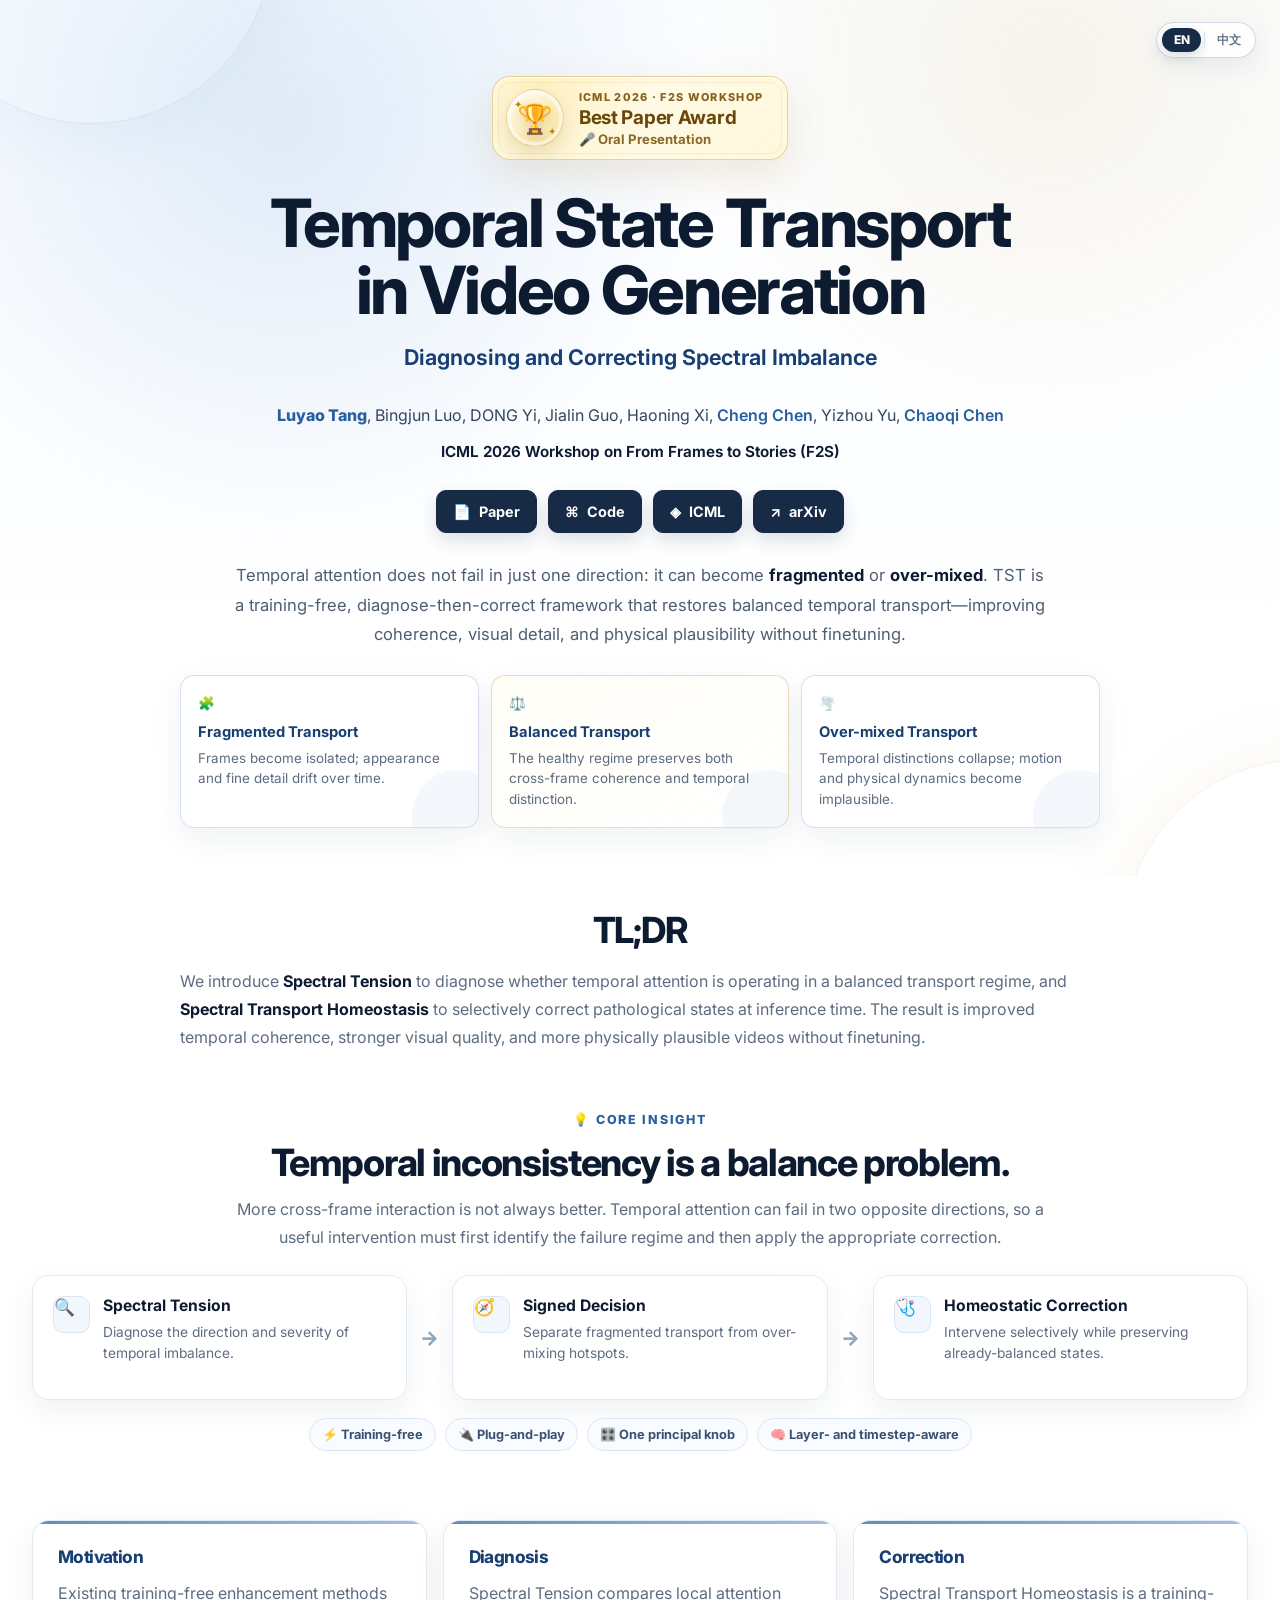
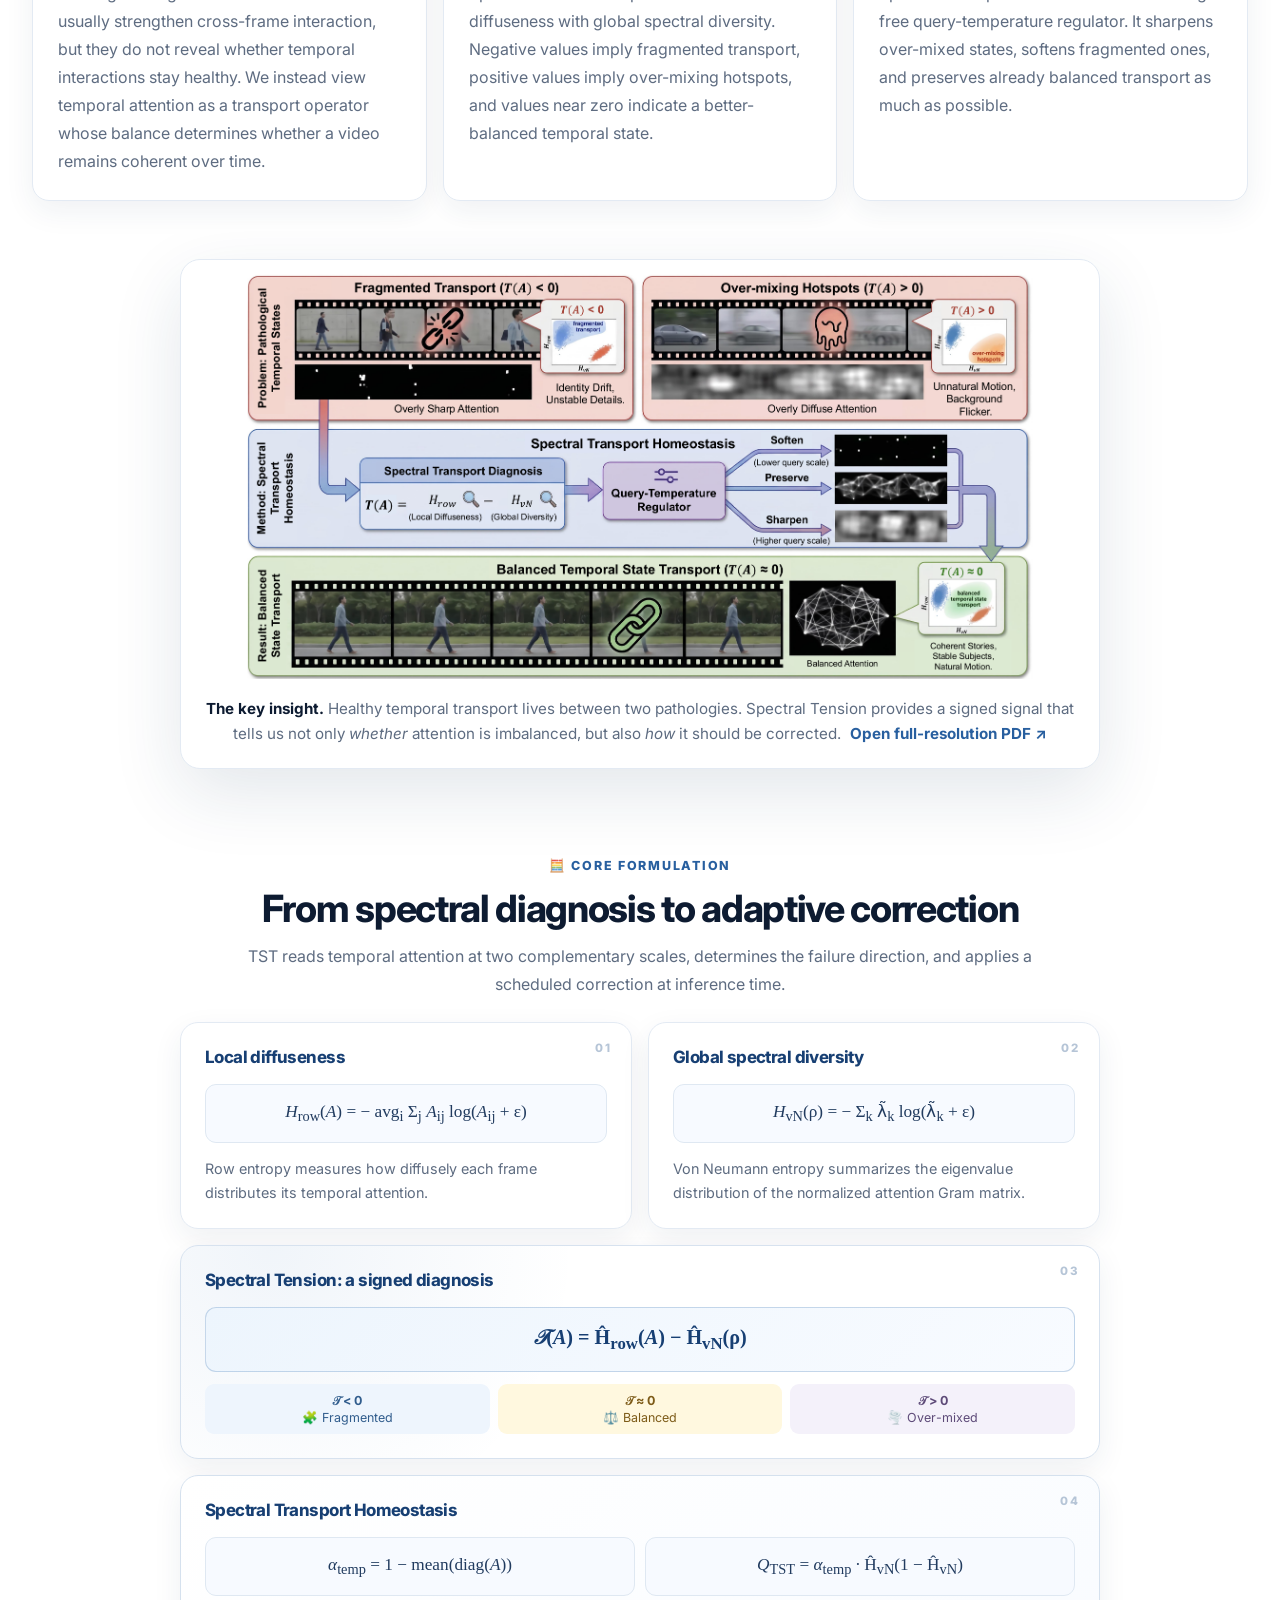
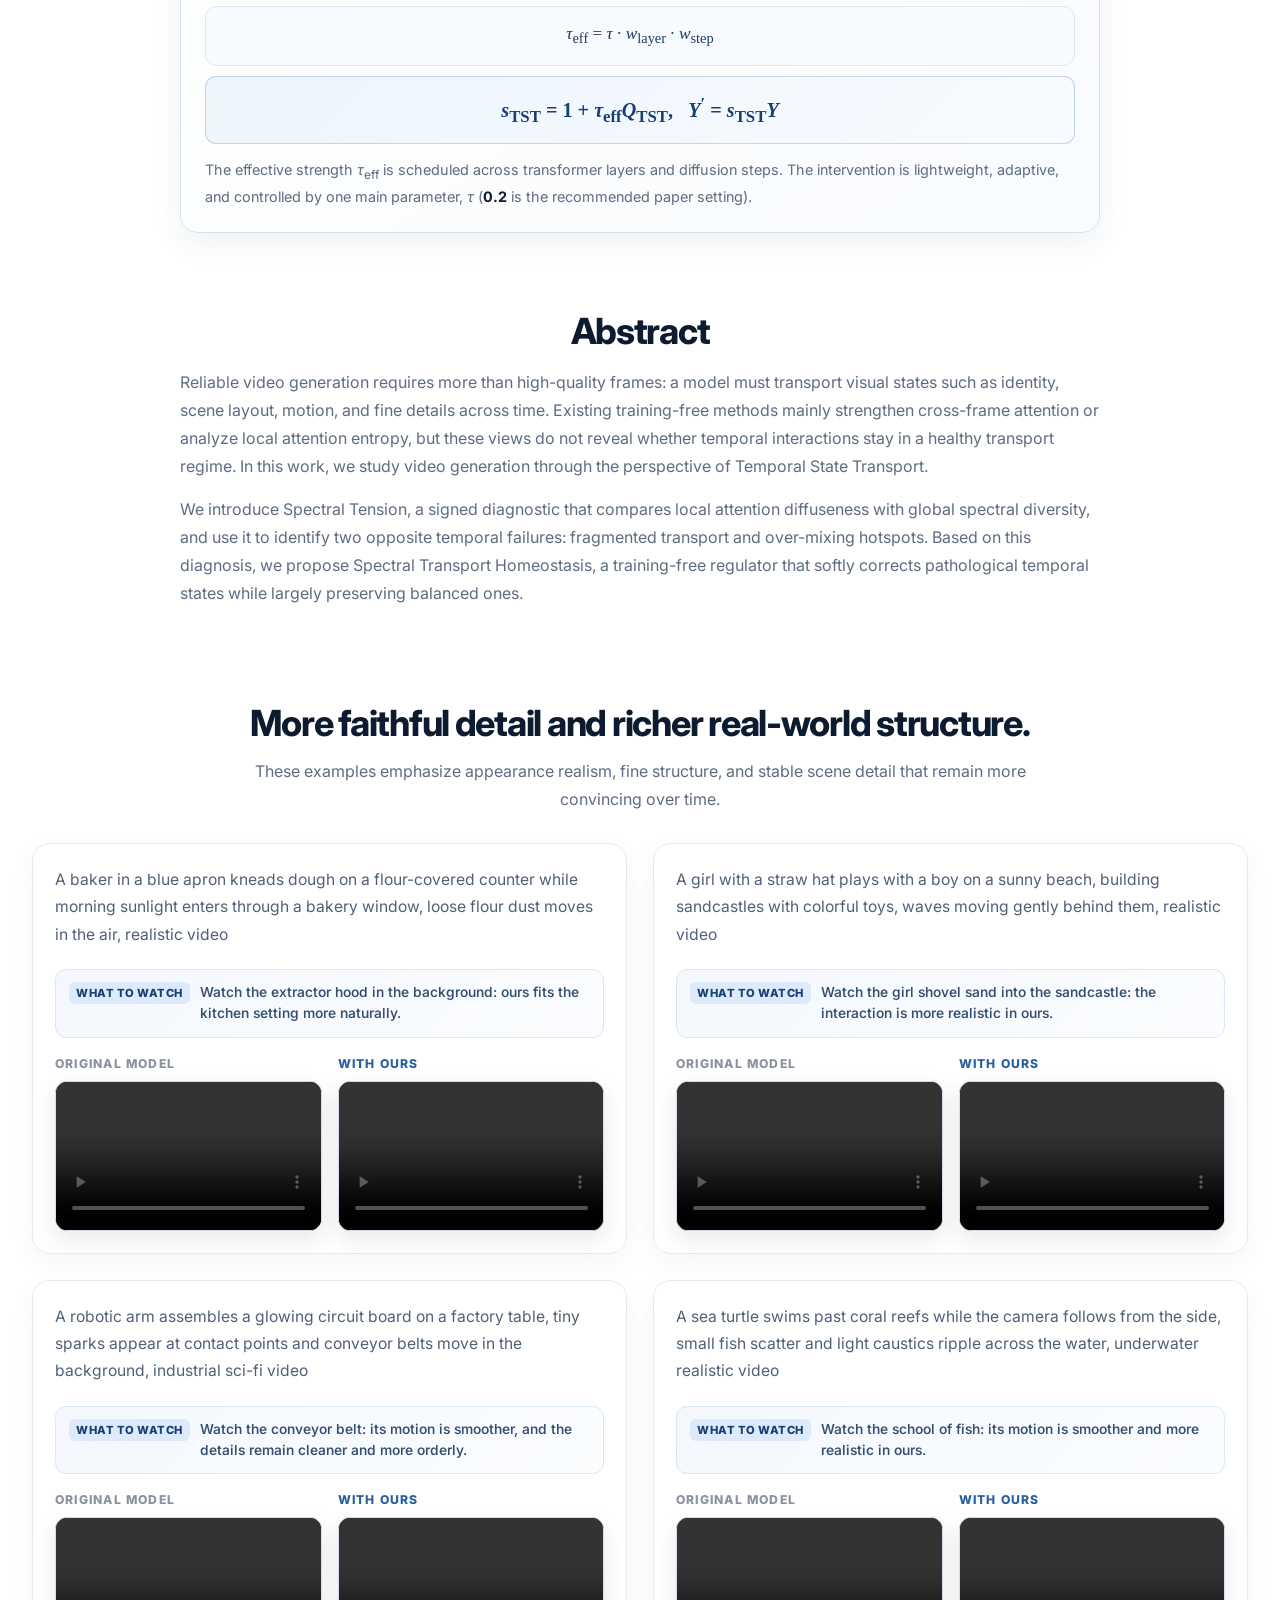
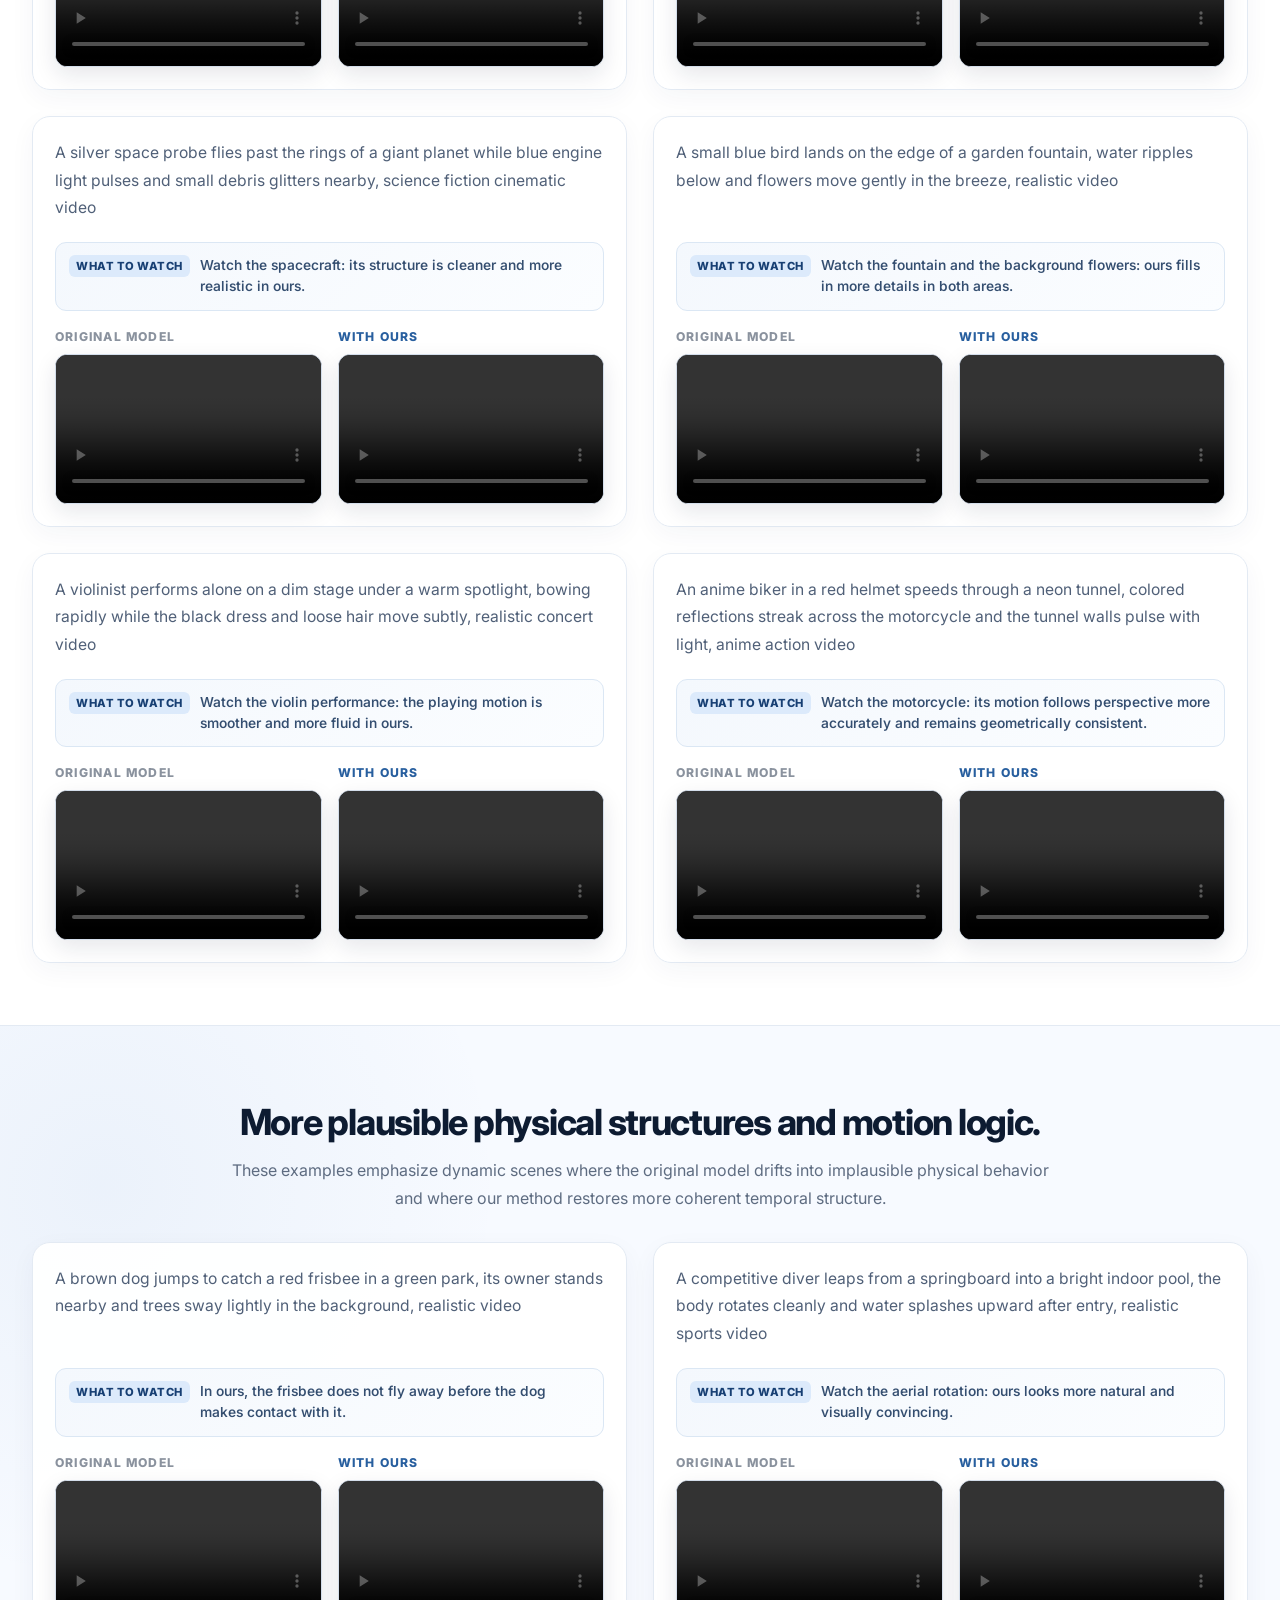
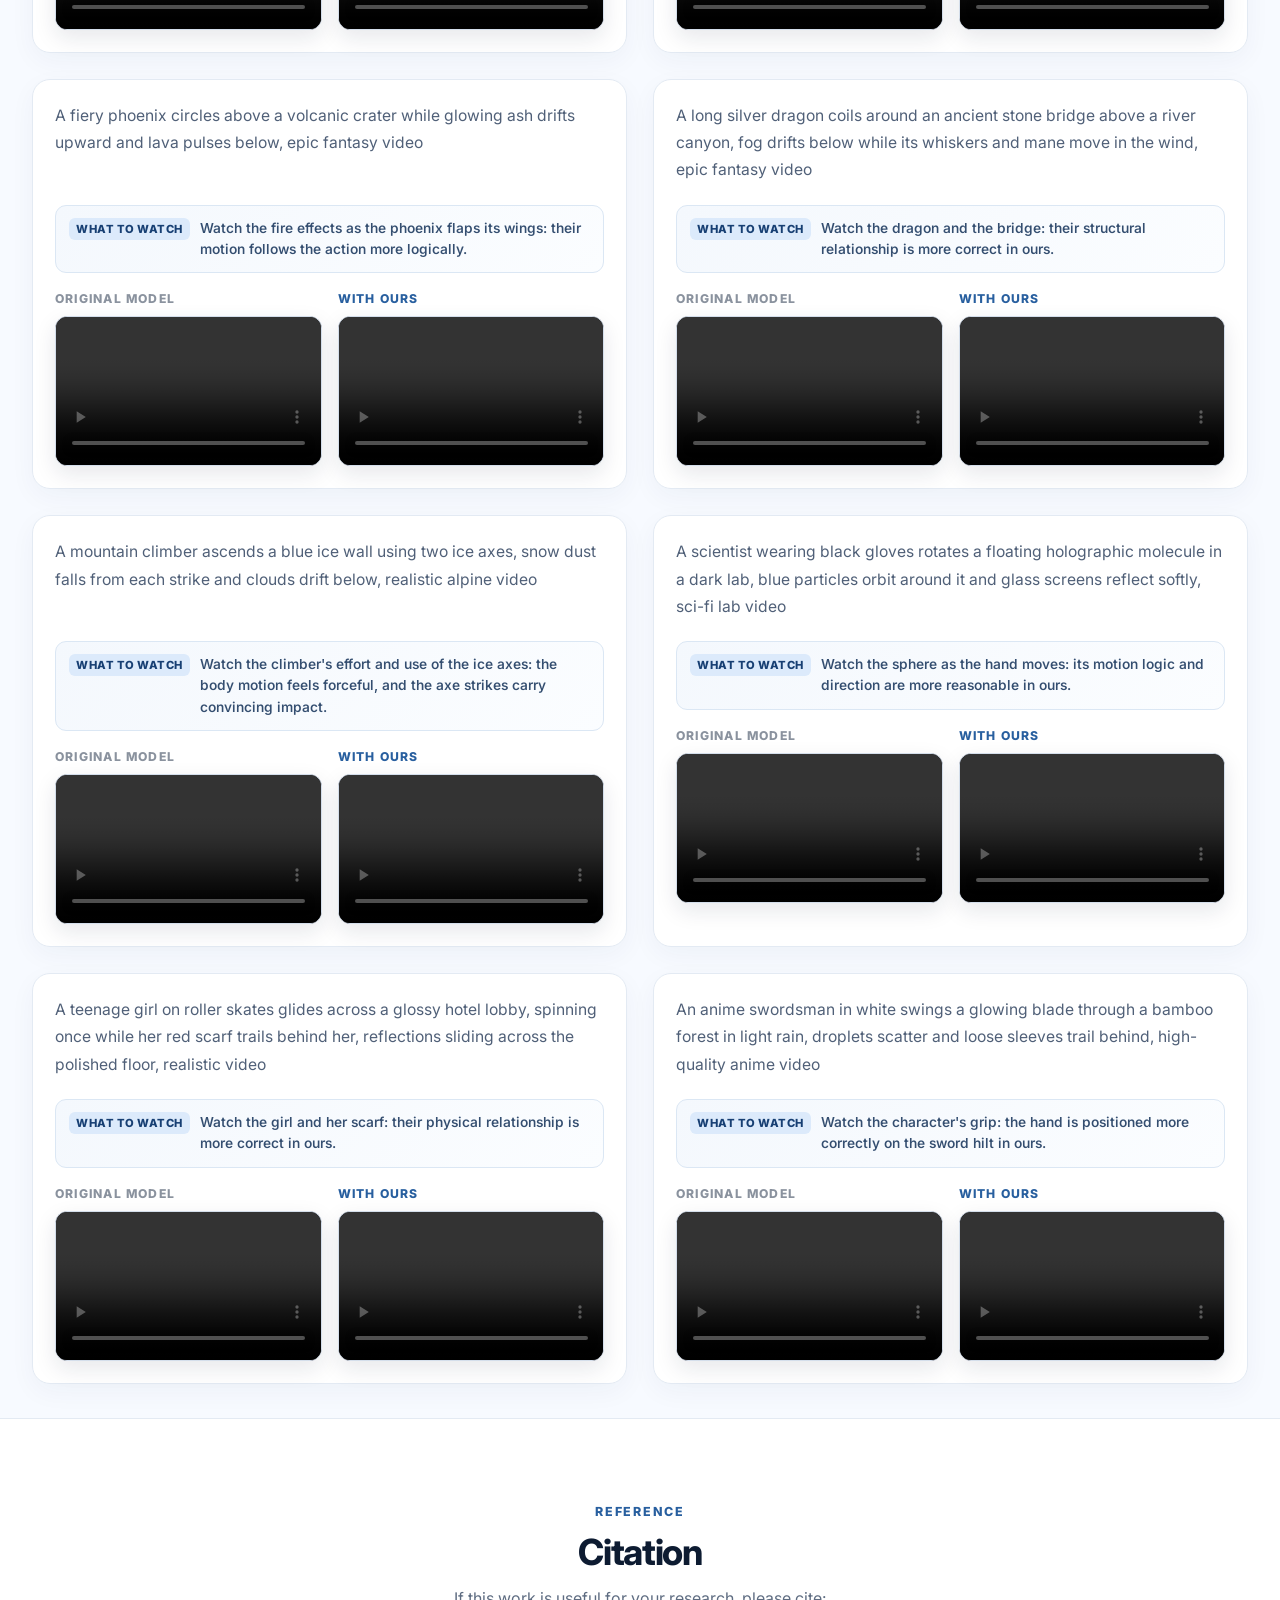
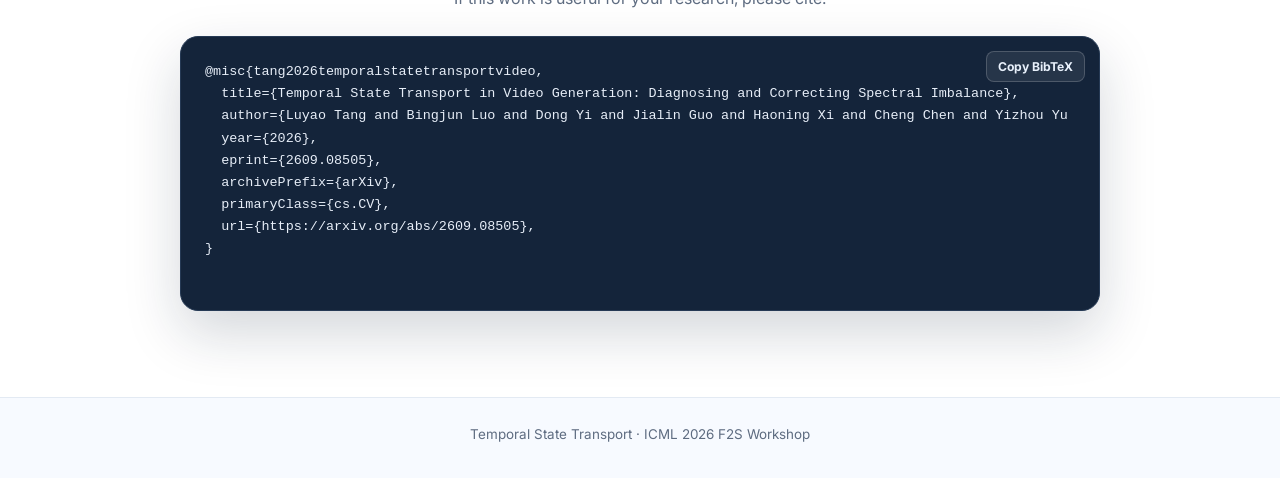
<file: index.html>
<!DOCTYPE html>
<html lang="en">
  <head>
    <meta charset="UTF-8" />
    <meta name="viewport" content="width=device-width, initial-scale=1.0" />
    <title>Temporal State Transport in Video Generation</title>
    <meta
      name="description"
      content="Project page for Temporal State Transport in Video Generation: Diagnosing and Correcting Spectral Imbalance."
    />
    <link rel="preconnect" href="https://fonts.googleapis.com" />
    <link rel="preconnect" href="https://fonts.gstatic.com" crossorigin />
    <link
      href="https://fonts.googleapis.com/css2?family=Inter:wght@400;500;600;700;800&display=swap"
      rel="stylesheet"
    />
    <link rel="alternate" hreflang="zh-CN" href="zh/" />
    <link rel="stylesheet" href="styles.css?v=20260908-3" />
  </head>
  <body data-content-source="./data.json?v=20260908-3" data-asset-root=".">
    <div class="page">
      <header class="hero-block">
        <nav class="language-switch" aria-label="Language selection">
          <a class="active" href="./" lang="en" aria-current="page">EN</a>
          <span aria-hidden="true"></span>
          <a href="zh/" lang="zh-CN">中文</a>
        </nav>
        <div class="container narrow">
          <div class="award-showcase" aria-label="Best Paper Award and Oral Presentation at the ICML 2026 F2S Workshop">
            <div class="award-emblem" aria-hidden="true">
              <span class="award-spark">✦</span>
              <span class="award-trophy">🏆</span>
              <span class="award-spark">✦</span>
            </div>
            <div class="award-copy">
              <span class="award-event">ICML 2026 · F2S Workshop</span>
              <strong>Best Paper Award</strong>
              <span class="award-oral"><span aria-hidden="true">🎤</span> Oral Presentation</span>
            </div>
          </div>
          <h1>Temporal State Transport in Video Generation</h1>
          <p class="subtitle">Diagnosing and Correcting Spectral Imbalance</p>
          <div class="authors" aria-label="Paper authors">
            <a class="author-link primary-author" href="https://lytang63.github.io/" target="_blank" rel="noopener noreferrer">Luyao Tang</a>,
            <span>Bingjun Luo</span>,
            <span>DONG Yi</span>,
            <span>Jialin Guo</span>,
            <span>Haoning Xi</span>,
            <a class="author-link" href="https://cchen-cc.github.io/" target="_blank" rel="noopener noreferrer">Cheng Chen</a>,
            <span>Yizhou Yu</span>,
            <a class="author-link" href="https://scholar.google.com/citations?user=MmUZ_AQAAAAJ" target="_blank" rel="noopener noreferrer">Chaoqi Chen</a>
          </div>
          <p class="venue-line">ICML 2026 Workshop on From Frames to Stories (F2S)</p>
          <div class="project-links" aria-label="Project resources">
            <a class="project-link" href="https://openreview.net/pdf?id=YIqjb9fi7o" target="_blank" rel="noopener noreferrer"><span aria-hidden="true">📄</span><span>Paper</span></a>
            <a class="project-link" href="https://github.com/lytang63/temporal-state-transport" target="_blank" rel="noopener noreferrer"><span aria-hidden="true">⌘</span><span>Code</span></a>
            <a class="project-link" href="https://icml.cc/virtual/2026/76614" target="_blank" rel="noopener noreferrer"><span aria-hidden="true">◈</span><span>ICML</span></a>
            <a class="project-link" href="https://arxiv.org/abs/2609.08505" target="_blank" rel="noopener noreferrer"><span aria-hidden="true">↗</span><span>arXiv</span></a>
          </div>
          <p class="lede">
            Temporal attention does not fail in just one direction: it can become <strong>fragmented</strong> or
            <strong>over-mixed</strong>. TST is a training-free, diagnose-then-correct framework that restores balanced temporal
            transport—improving coherence, visual detail, and physical plausibility without finetuning.
          </p>
          <div class="hero-proof" aria-label="Method highlights">
            <div class="proof-card fragmented"><span class="proof-icon" aria-hidden="true">🧩</span><strong>Fragmented Transport</strong><span>Frames become isolated; appearance and fine detail drift over time.</span></div>
            <div class="proof-card balanced"><span class="proof-icon" aria-hidden="true">⚖️</span><strong>Balanced Transport</strong><span>The healthy regime preserves both cross-frame coherence and temporal distinction.</span></div>
            <div class="proof-card over-mixed"><span class="proof-icon" aria-hidden="true">🌪️</span><strong>Over-mixed Transport</strong><span>Temporal distinctions collapse; motion and physical dynamics become implausible.</span></div>
          </div>
        </div>
      </header>

      <main>
        <section class="text-section first-section">
          <div class="container narrow prose">
            <h2>TL;DR</h2>
            <p>
              We introduce <strong>Spectral Tension</strong> to diagnose whether temporal attention is operating in a balanced
              transport regime, and <strong>Spectral Transport Homeostasis</strong> to selectively correct pathological states at
              inference time. The result is improved temporal coherence, stronger visual quality, and more physically plausible
              videos without finetuning.
            </p>
          </div>
        </section>

        <section class="core-insight-section">
          <div class="container wide">
            <div class="section-heading core-insight-heading">
              <p class="section-kicker">💡 Core insight</p>
              <h2>Temporal inconsistency is a balance problem.</h2>
              <p>
                More cross-frame interaction is not always better. Temporal attention can fail in two opposite directions, so a
                useful intervention must first identify the failure regime and then apply the appropriate correction.
              </p>
            </div>
            <div class="insight-flow" aria-label="TST diagnose-then-correct workflow">
              <div class="insight-step">
                <span class="insight-icon" aria-hidden="true">🔍</span>
                <div><strong>Spectral Tension</strong><span>Diagnose the direction and severity of temporal imbalance.</span></div>
              </div>
              <span class="flow-arrow" aria-hidden="true">→</span>
              <div class="insight-step">
                <span class="insight-icon" aria-hidden="true">🧭</span>
                <div><strong>Signed Decision</strong><span>Separate fragmented transport from over-mixing hotspots.</span></div>
              </div>
              <span class="flow-arrow" aria-hidden="true">→</span>
              <div class="insight-step">
                <span class="insight-icon" aria-hidden="true">🩺</span>
                <div><strong>Homeostatic Correction</strong><span>Intervene selectively while preserving already-balanced states.</span></div>
              </div>
            </div>
            <div class="keyword-row" aria-label="Core properties">
              <span>⚡ Training-free</span>
              <span>🔌 Plug-and-play</span>
              <span>🎛️ One principal knob</span>
              <span>🧠 Layer- and timestep-aware</span>
            </div>
          </div>
        </section>

        <section class="overview-band">
          <div class="container wide overview-grid">
            <div class="overview-copy">
              <h3>Motivation</h3>
              <p>
                Existing training-free enhancement methods usually strengthen cross-frame interaction, but they do not reveal
                whether temporal interactions stay healthy. We instead view temporal attention as a transport operator whose
                balance determines whether a video remains coherent over time.
              </p>
            </div>
            <div class="overview-copy">
              <h3>Diagnosis</h3>
              <p>
                Spectral Tension compares local attention diffuseness with global spectral diversity. Negative values imply
                fragmented transport, positive values imply over-mixing hotspots, and values near zero indicate a better-balanced
                temporal state.
              </p>
            </div>
            <div class="overview-copy">
              <h3>Correction</h3>
              <p>
                Spectral Transport Homeostasis is a training-free query-temperature regulator. It sharpens over-mixed states,
                softens fragmented ones, and preserves already balanced transport as much as possible.
              </p>
            </div>
          </div>
        </section>

        <section class="figure-section">
          <div class="container narrow">
            <figure class="insight-figure">
              <a class="figure-link" href="assets/figs/concept.pdf" target="_blank" rel="noopener noreferrer" aria-label="Open the full-resolution TST method diagram as a PDF">
                <img src="assets/figs/concept-method.png" alt="TST diagnoses fragmented transport and over-mixing hotspots, then applies Spectral Transport Homeostasis to restore balanced temporal state transport." />
              </a>
              <figcaption>
                <strong>The key insight.</strong> Healthy temporal transport lives between two pathologies. Spectral Tension
                provides a signed signal that tells us not only <em>whether</em> attention is imbalanced, but also
                <em>how</em> it should be corrected.
                <a class="figure-download" href="assets/figs/concept.pdf" target="_blank" rel="noopener noreferrer">Open full-resolution PDF <span aria-hidden="true">↗</span></a>
              </figcaption>
            </figure>
          </div>
        </section>

        <section class="math-section">
          <div class="container narrow">
            <div class="section-heading math-heading">
              <p class="section-kicker">🧮 Core formulation</p>
              <h2>From spectral diagnosis to adaptive correction</h2>
              <p>TST reads temporal attention at two complementary scales, determines the failure direction, and applies a scheduled correction at inference time.</p>
            </div>

            <div class="formula-grid">
              <article class="formula-card">
                <div class="formula-index">01</div>
                <h3>Local diffuseness</h3>
                <div class="equation" aria-label="Row entropy of attention A">
                  <var>H</var><sub>row</sub>(<var>A</var>) = − avg<sub>i</sub> &Sigma;<sub>j</sub> <var>A</var><sub>ij</sub> log(<var>A</var><sub>ij</sub> + ε)
                </div>
                <p>Row entropy measures how diffusely each frame distributes its temporal attention.</p>
              </article>

              <article class="formula-card">
                <div class="formula-index">02</div>
                <h3>Global spectral diversity</h3>
                <div class="equation" aria-label="Von Neumann entropy of rho">
                  <var>H</var><sub>vN</sub>(ρ) = − &Sigma;<sub>k</sub> λ̃<sub>k</sub> log(λ̃<sub>k</sub> + ε)
                </div>
                <p>Von Neumann entropy summarizes the eigenvalue distribution of the normalized attention Gram matrix.</p>
              </article>

              <article class="formula-card formula-card-wide tension-card">
                <div class="formula-index">03</div>
                <h3>Spectral Tension: a signed diagnosis</h3>
                <div class="equation equation-primary" aria-label="Spectral Tension equals normalized row entropy minus normalized Von Neumann entropy">
                  <var>𝒯</var>(<var>A</var>) = Ĥ<sub>row</sub>(<var>A</var>) − Ĥ<sub>vN</sub>(ρ)
                </div>
                <div class="tension-scale" aria-label="Interpretation of Spectral Tension">
                  <span class="tension-negative"><b>𝒯 &lt; 0</b> 🧩 Fragmented</span>
                  <span class="tension-balanced"><b>𝒯 ≈ 0</b> ⚖️ Balanced</span>
                  <span class="tension-positive"><b>𝒯 &gt; 0</b> 🌪️ Over-mixed</span>
                </div>
              </article>

              <article class="formula-card formula-card-wide correction-card">
                <div class="formula-index">04</div>
                <h3>Spectral Transport Homeostasis</h3>
                <div class="equation-stack">
                  <div class="equation"><var>α</var><sub>temp</sub> = 1 − mean(diag(<var>A</var>))</div>
                  <div class="equation"><var>Q</var><sub>TST</sub> = <var>α</var><sub>temp</sub> · Ĥ<sub>vN</sub>(1 − Ĥ<sub>vN</sub>)</div>
                  <div class="equation equation-wide"><var>τ</var><sub>eff</sub> = <var>τ</var> · <var>w</var><sub>layer</sub> · <var>w</var><sub>step</sub></div>
                  <div class="equation equation-primary"><var>s</var><sub>TST</sub> = 1 + <var>τ</var><sub>eff</sub><var>Q</var><sub>TST</sub>, &nbsp; <var>Y</var><sup>′</sup> = <var>s</var><sub>TST</sub><var>Y</var></div>
                </div>
                <p>
                  The effective strength <var>τ</var><sub>eff</sub> is scheduled across transformer layers and diffusion steps.
                  The intervention is lightweight, adaptive, and controlled by one main parameter, <var>τ</var>
                  (<strong>0.2</strong> is the recommended paper setting).
                </p>
              </article>
            </div>
          </div>
        </section>

        <section class="text-section">
          <div class="container narrow prose">
            <h2>Abstract</h2>
            <p>
              Reliable video generation requires more than high-quality frames: a model must transport visual states such as
              identity, scene layout, motion, and fine details across time. Existing training-free methods mainly strengthen
              cross-frame attention or analyze local attention entropy, but these views do not reveal whether temporal
              interactions stay in a healthy transport regime. In this work, we study video generation through the perspective
              of Temporal State Transport.
            </p>
            <p>
              We introduce Spectral Tension, a signed diagnostic that compares local attention diffuseness with global spectral
              diversity, and use it to identify two opposite temporal failures: fragmented transport and over-mixing hotspots.
              Based on this diagnosis, we propose Spectral Transport Homeostasis, a training-free regulator that softly corrects
              pathological temporal states while largely preserving balanced ones.
            </p>
          </div>
        </section>

        <section class="claim-section" id="detail-realism">
          <div class="container wide">
            <div class="claim-header">
              <h2>More faithful detail and richer real-world structure.</h2>
              <p class="claim-description">
                These examples emphasize appearance realism, fine structure, and stable scene detail that remain more convincing
                over time.
              </p>
            </div>
            <div id="claim-a-grid" class="video-grid two-column"></div>
          </div>
        </section>

        <section class="claim-section soft-band" id="physical-correction">
          <div class="container wide">
            <div class="claim-header">
              <h2>More plausible physical structures and motion logic.</h2>
              <p class="claim-description">
                These examples emphasize dynamic scenes where the original model drifts into implausible physical behavior and
                where our method restores more coherent temporal structure.
              </p>
            </div>
            <div id="claim-b-grid" class="video-grid two-column"></div>
          </div>
        </section>

        <section class="citation-section" id="citation">
          <div class="container narrow">
            <div class="section-heading">
              <p class="section-kicker">Reference</p>
              <h2>Citation</h2>
              <p>If this work is useful for your research, please cite:</p>
            </div>
            <div class="citation-card">
              <button class="copy-button" type="button" aria-label="Copy BibTeX citation" data-default-label="Copy BibTeX" data-copied-label="Copied">Copy BibTeX</button>
              <pre><code id="bibtex">@misc{tang2026temporalstatetransportvideo,
  title={Temporal State Transport in Video Generation: Diagnosing and Correcting Spectral Imbalance},
  author={Luyao Tang and Bingjun Luo and Dong Yi and Jialin Guo and Haoning Xi and Cheng Chen and Yizhou Yu and Chaoqi Chen},
  year={2026},
  eprint={2609.08505},
  archivePrefix={arXiv},
  primaryClass={cs.CV},
  url={https://arxiv.org/abs/2609.08505},
}</code></pre>
              <p class="copy-status" role="status" aria-live="polite" data-copied-message="BibTeX copied to clipboard."></p>
            </div>
          </div>
        </section>
      </main>

      <footer class="site-footer">
        <div class="container narrow">
          <p>Temporal State Transport · ICML 2026 F2S Workshop</p>
        </div>
      </footer>
    </div>

    <template id="video-card-template">
      <article class="video-card">
        <p class="prompt"></p>
        <div class="watch-note">
          <span class="watch-label">What to watch</span>
          <p class="observation"></p>
        </div>
        <div class="compare-grid">
          <div class="compare-cell">
            <div class="compare-title">Original model</div>
            <video playsinline muted loop preload="metadata" controls></video>
          </div>
          <div class="compare-cell">
            <div class="compare-title ours">With ours</div>
            <video playsinline muted loop preload="metadata" controls></video>
          </div>
        </div>
      </article>
    </template>

    <script src="script.js?v=20260908-3"></script>
  </body>
</html>
</file>
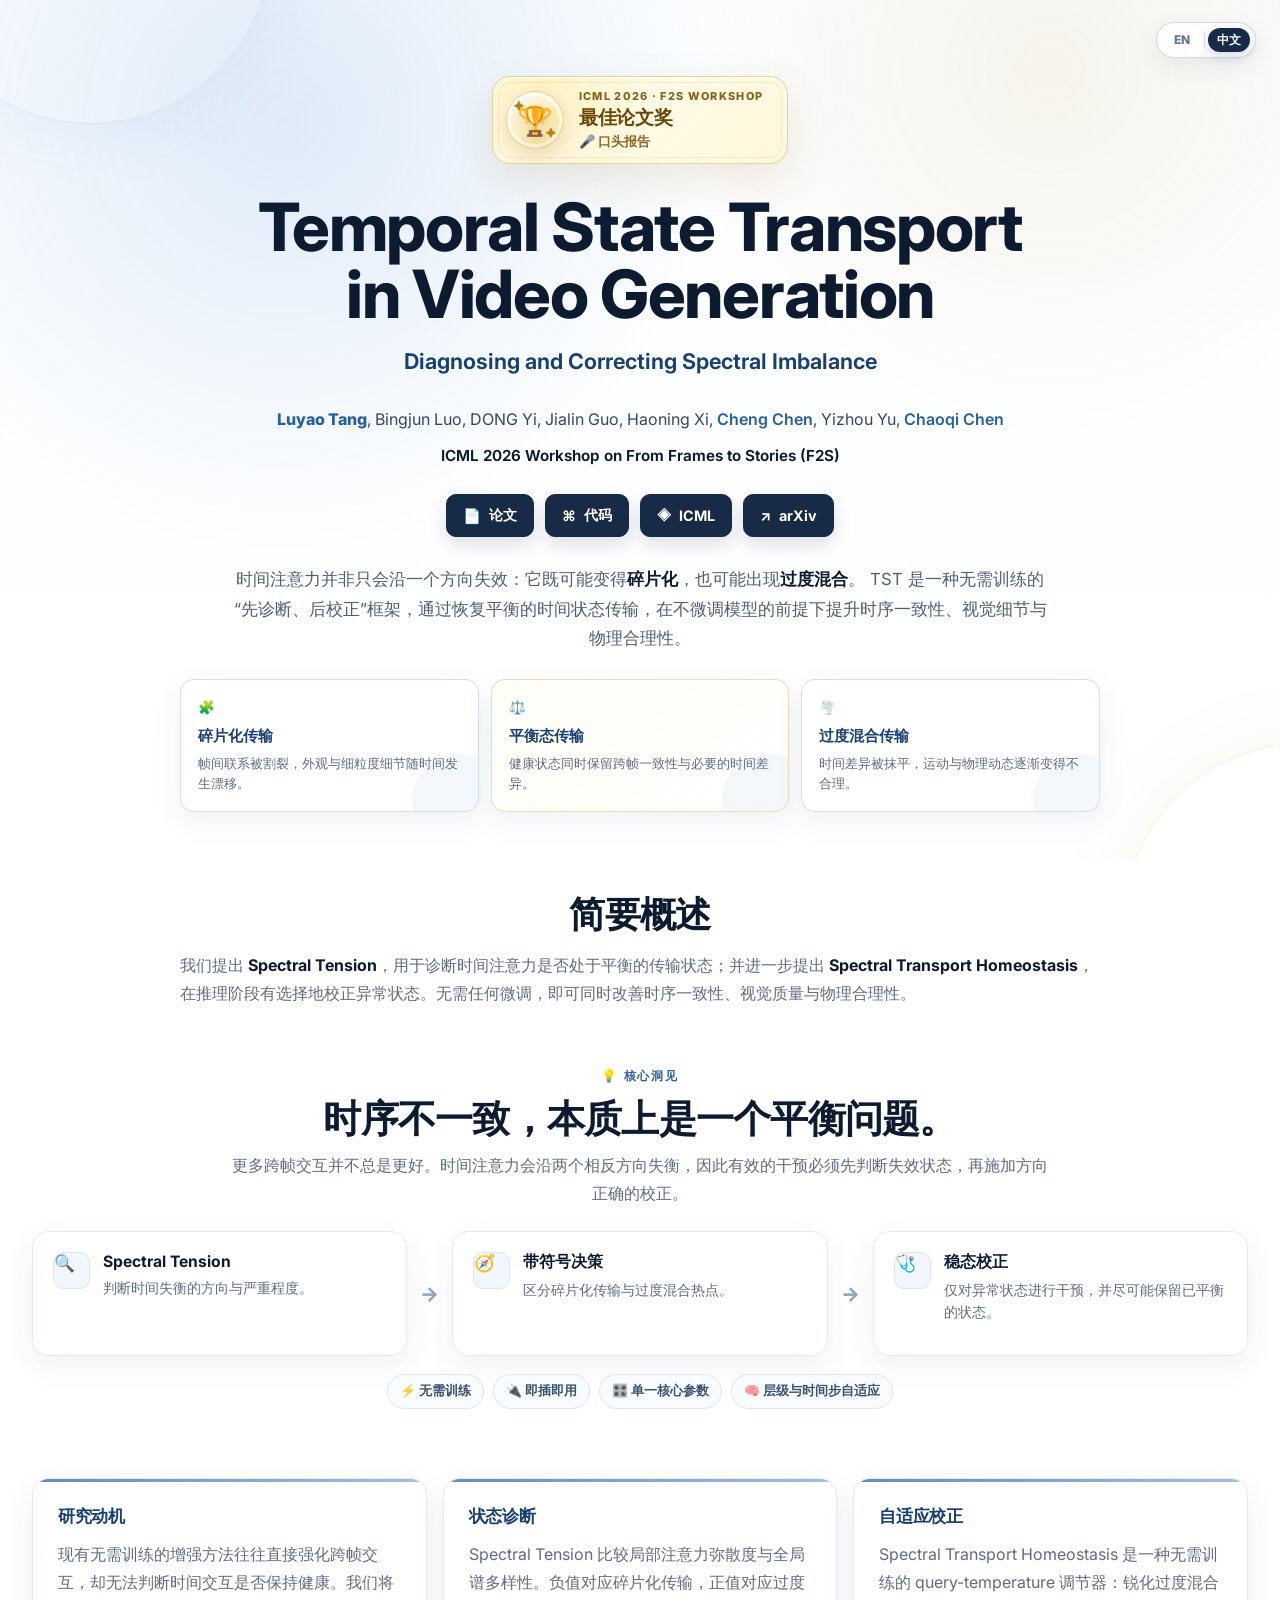
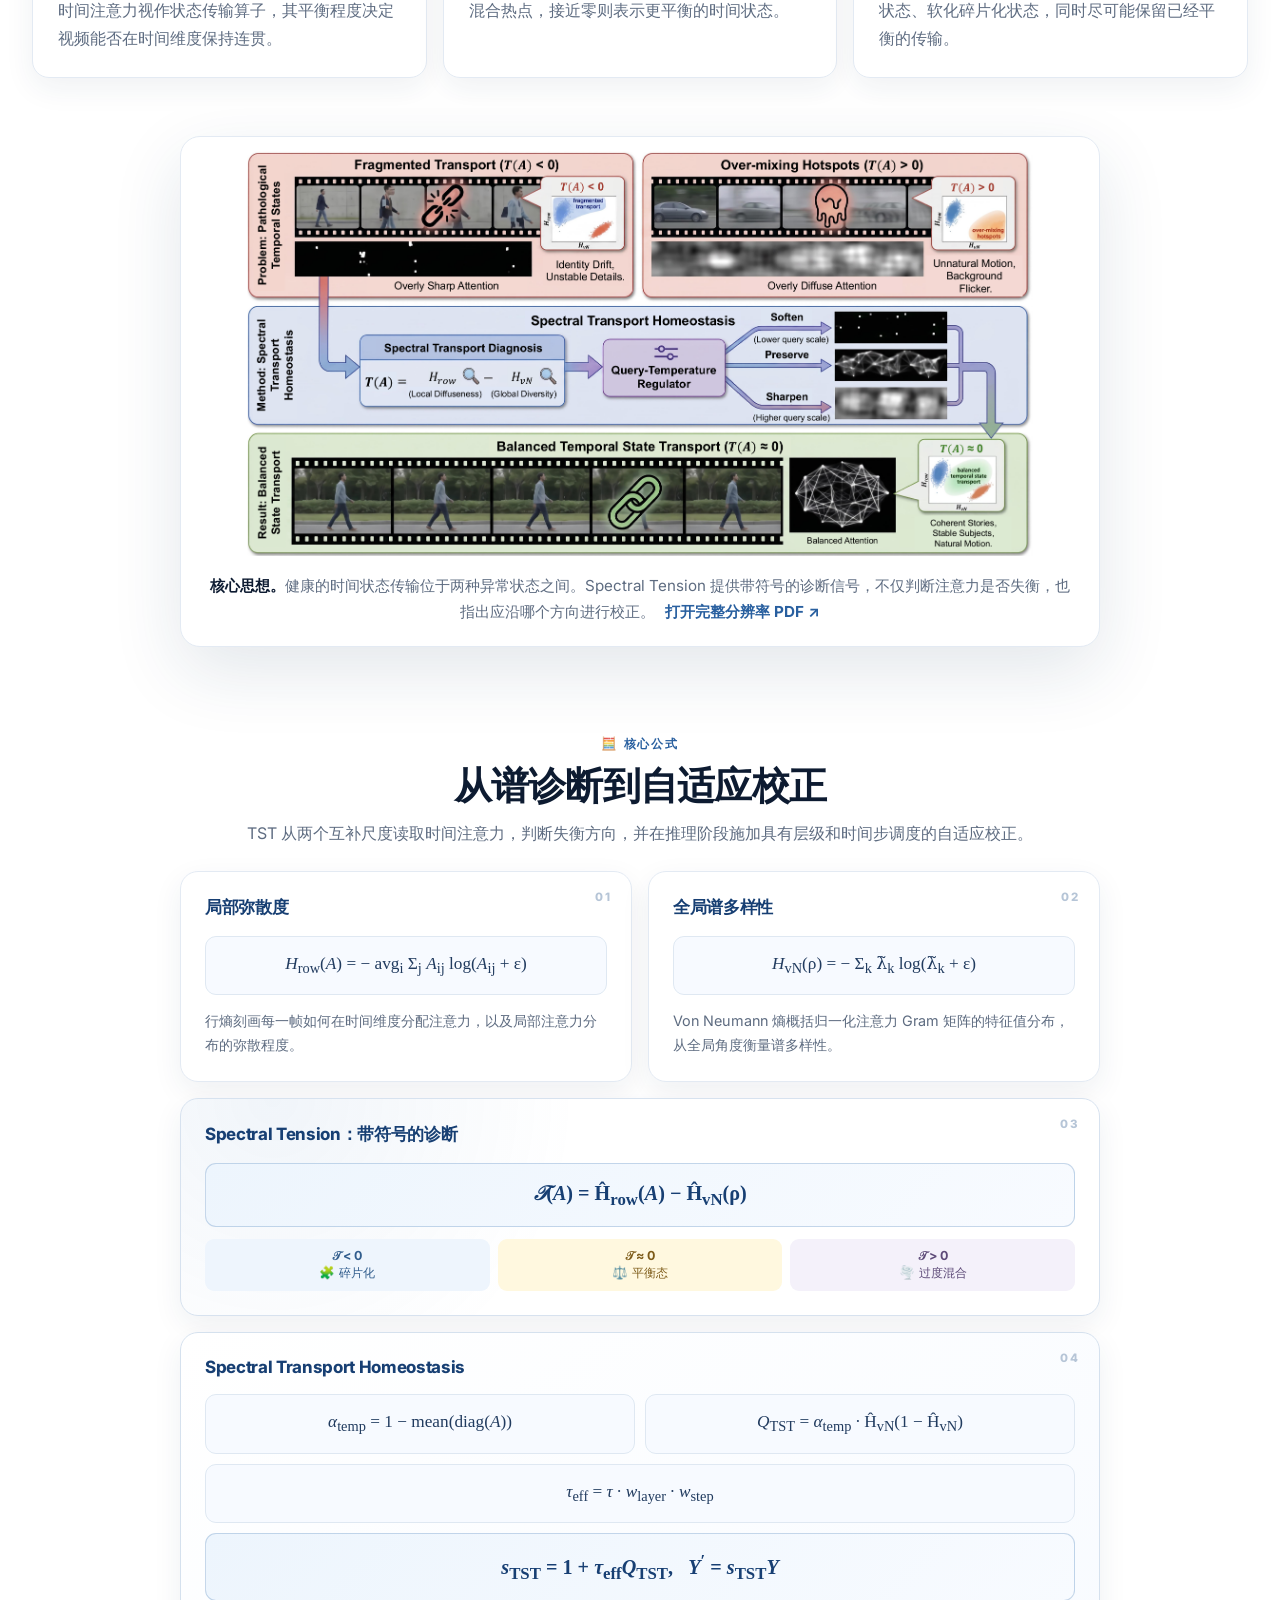
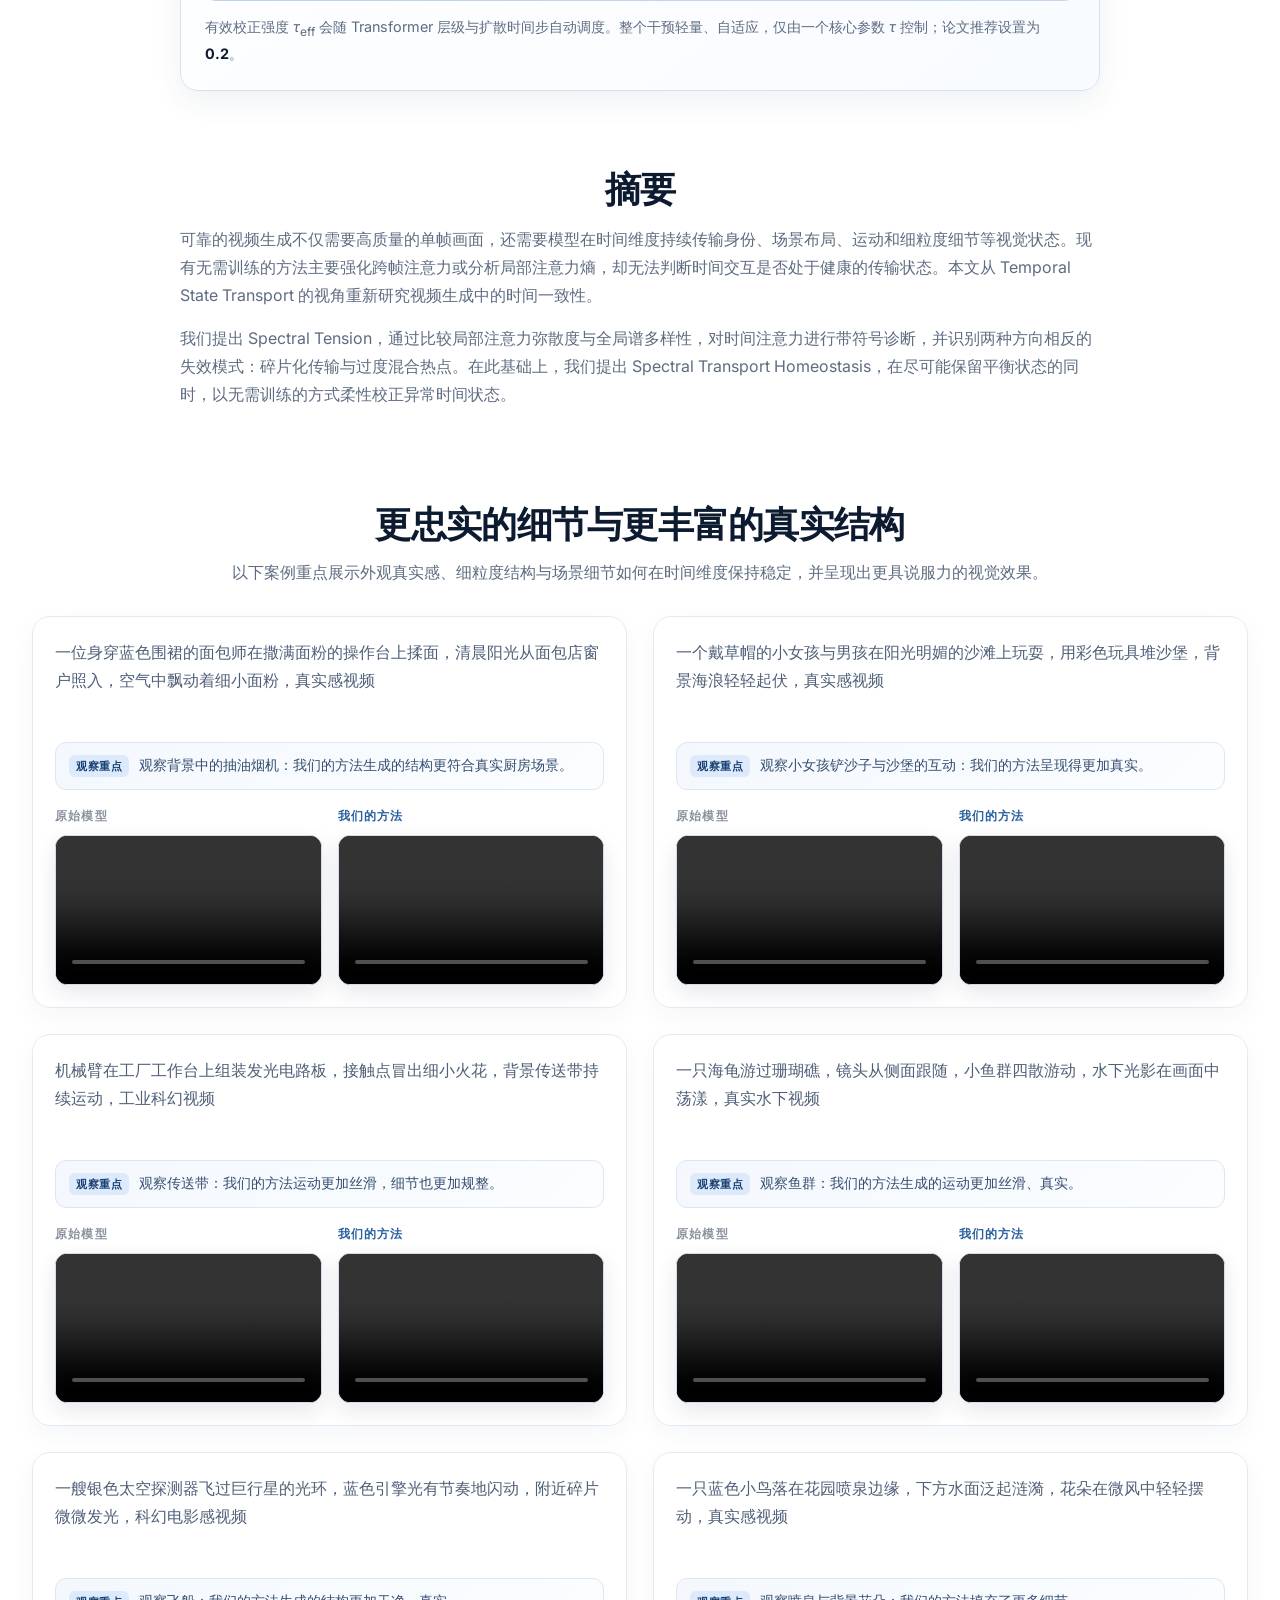
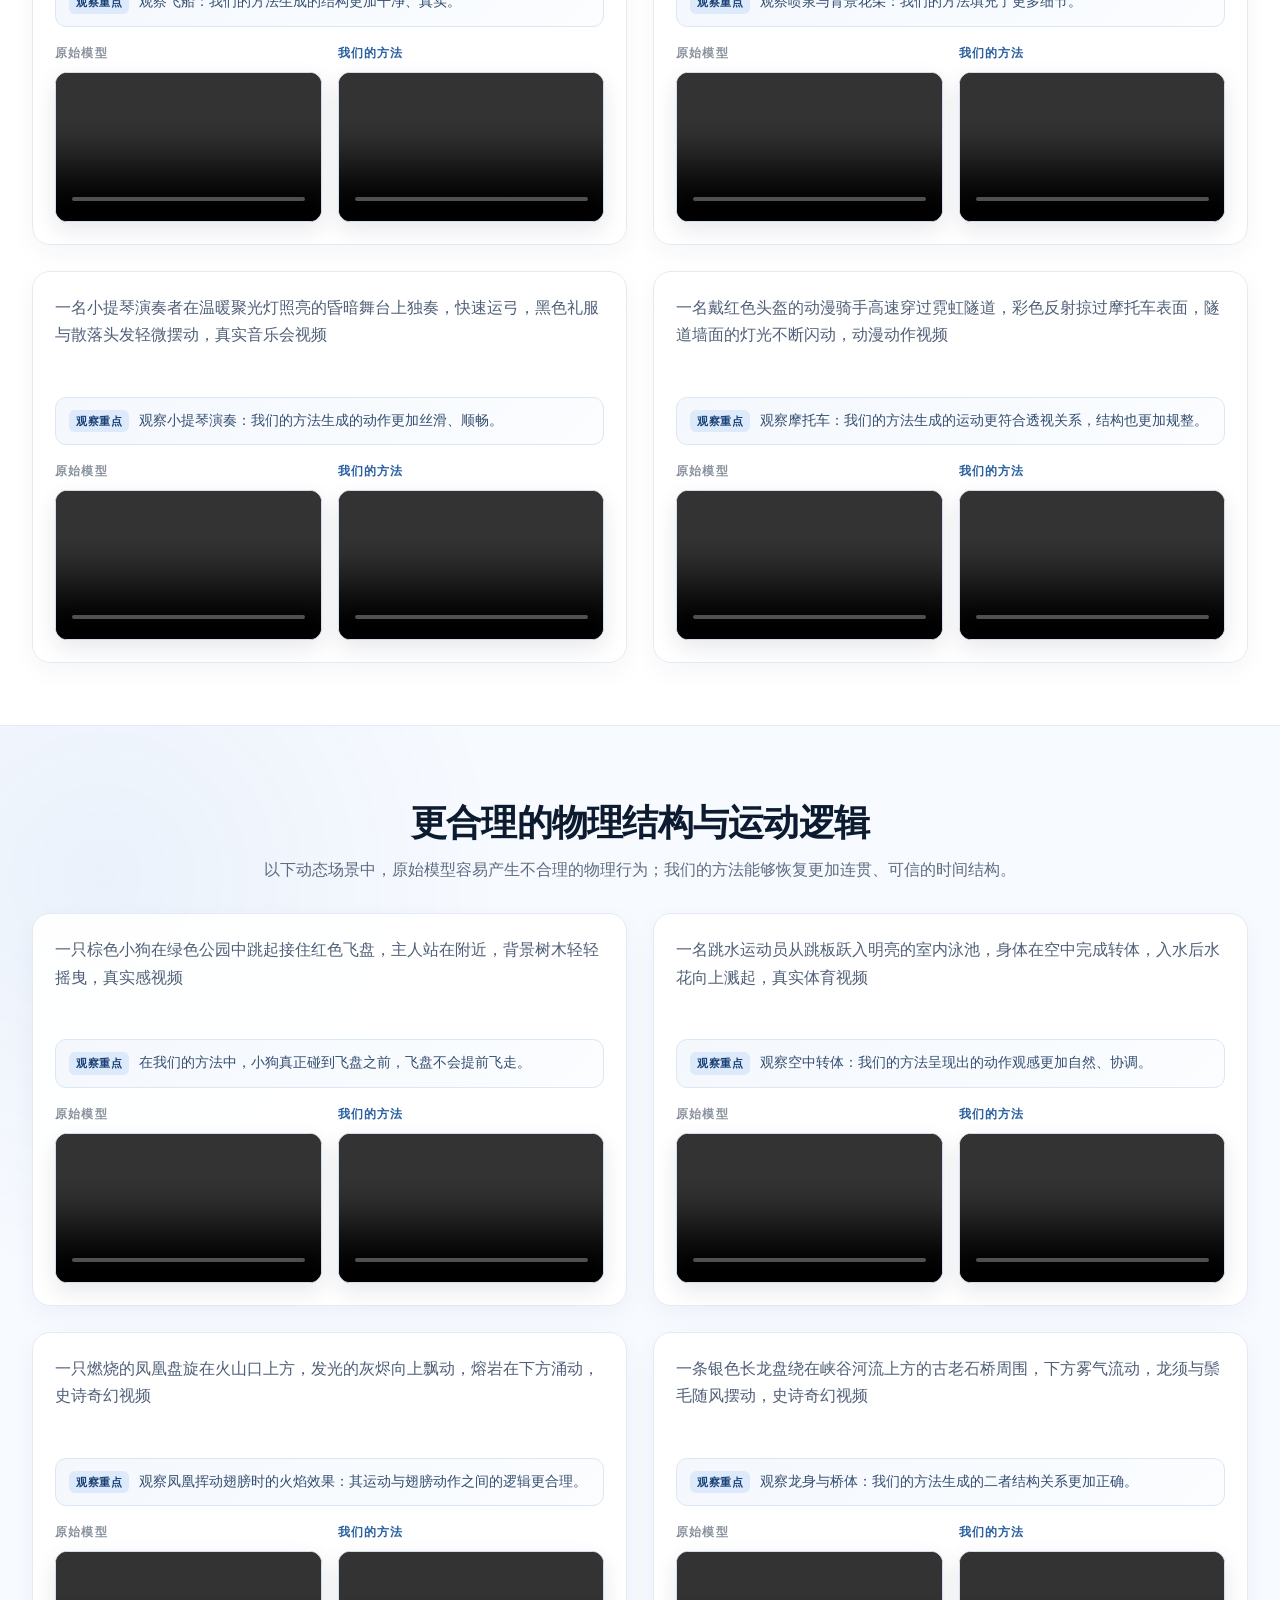
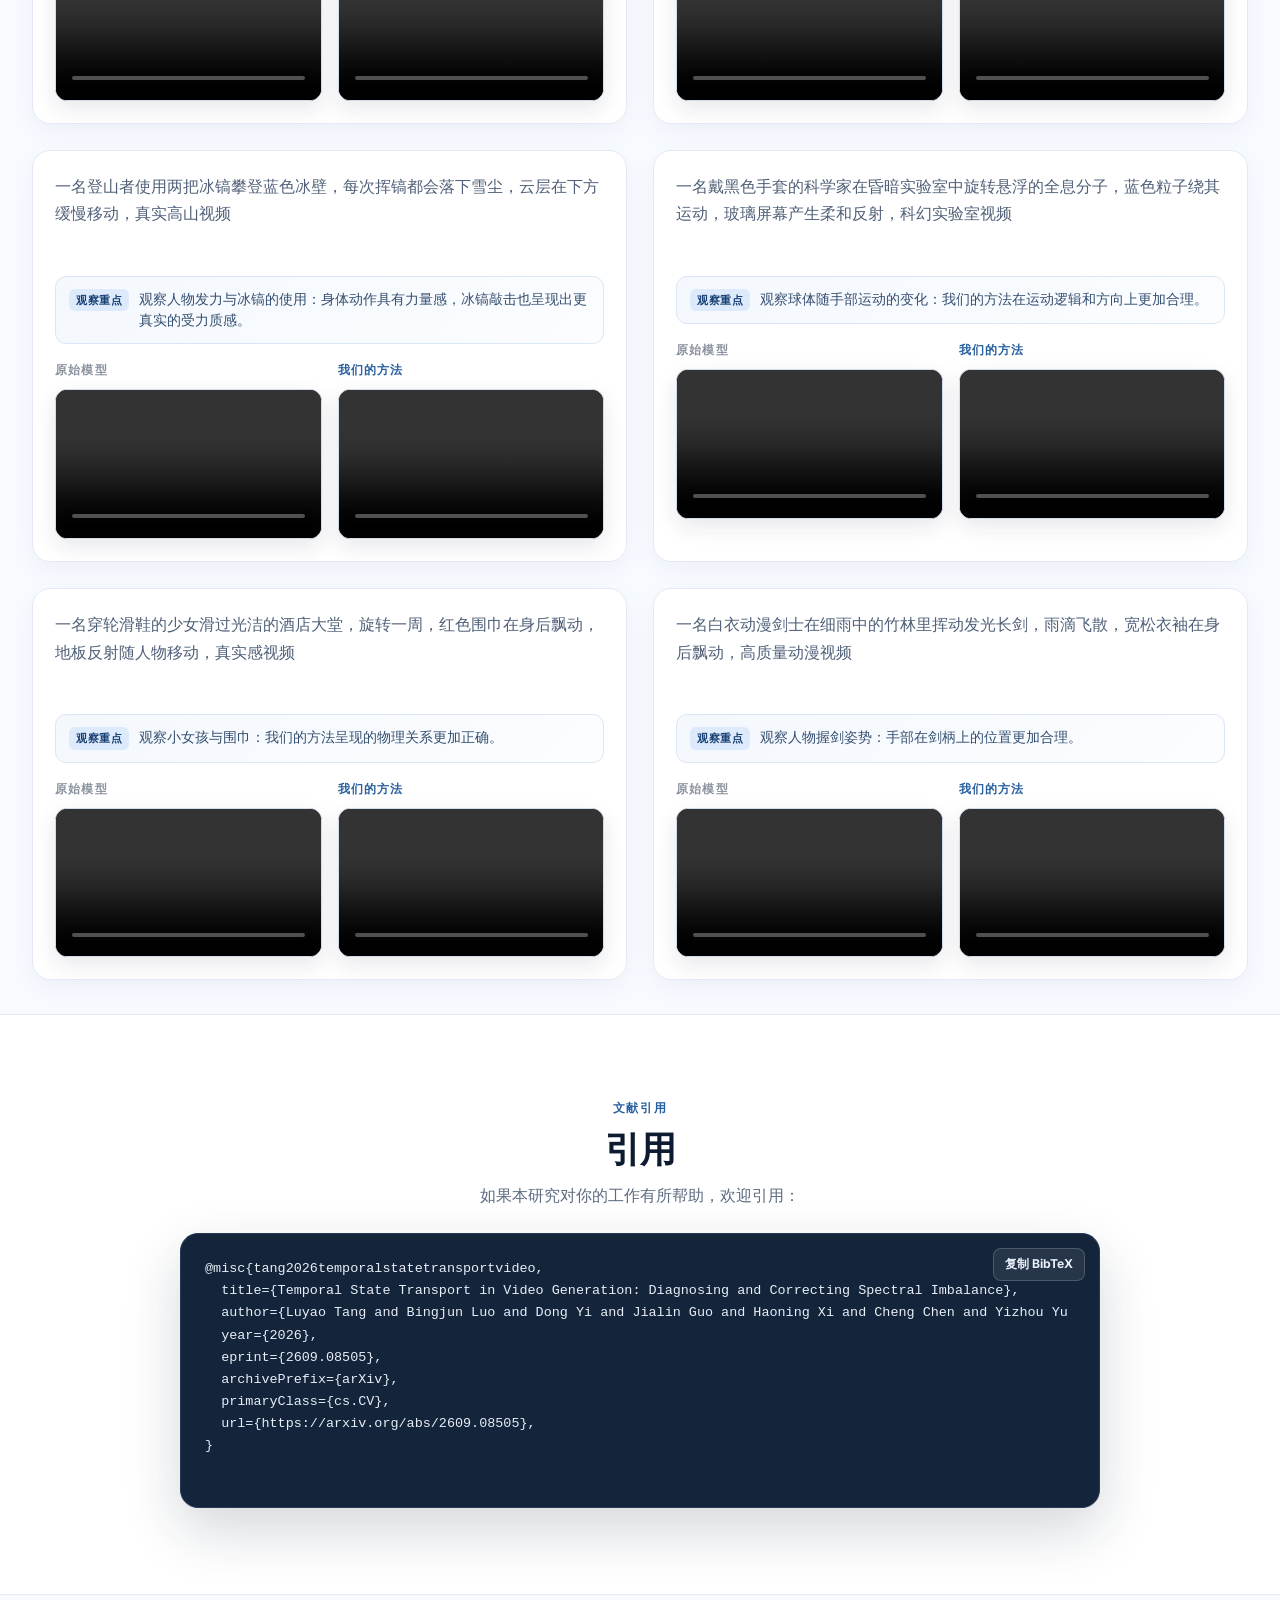
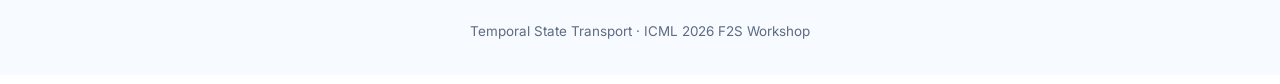
<file: zh/index.html>
<!DOCTYPE html>
<html lang="zh-CN">
  <head>
    <meta charset="UTF-8" />
    <meta name="viewport" content="width=device-width, initial-scale=1.0" />
    <title>Temporal State Transport in Video Generation｜中文项目主页</title>
    <meta
      name="description"
      content="Temporal State Transport in Video Generation: Diagnosing and Correcting Spectral Imbalance 中文项目主页。"
    />
    <link rel="preconnect" href="https://fonts.googleapis.com" />
    <link rel="preconnect" href="https://fonts.gstatic.com" crossorigin />
    <link
      href="https://fonts.googleapis.com/css2?family=Inter:wght@400;500;600;700;800&display=swap"
      rel="stylesheet"
    />
    <link rel="alternate" hreflang="en" href="../" />
    <link rel="stylesheet" href="../styles.css?v=20260908-3" />
  </head>
  <body data-content-source="../data-zh.json?v=20260908-3" data-asset-root="..">
    <div class="page">
      <header class="hero-block">
        <nav class="language-switch" aria-label="语言选择">
          <a href="../" lang="en">EN</a>
          <span aria-hidden="true"></span>
          <a class="active" href="./" lang="zh-CN" aria-current="page">中文</a>
        </nav>
        <div class="container narrow">
          <div class="award-showcase" aria-label="ICML 2026 F2S Workshop 最佳论文奖及口头报告">
            <div class="award-emblem" aria-hidden="true">
              <span class="award-spark">✦</span>
              <span class="award-trophy">🏆</span>
              <span class="award-spark">✦</span>
            </div>
            <div class="award-copy">
              <span class="award-event">ICML 2026 · F2S Workshop</span>
              <strong>最佳论文奖</strong>
              <span class="award-oral"><span aria-hidden="true">🎤</span> 口头报告</span>
            </div>
          </div>
          <h1>Temporal State Transport in Video Generation</h1>
          <p class="subtitle">Diagnosing and Correcting Spectral Imbalance</p>
          <div class="authors" aria-label="论文作者">
            <a class="author-link primary-author" href="https://lytang63.github.io/" target="_blank" rel="noopener noreferrer">Luyao Tang</a>,
            <span>Bingjun Luo</span>,
            <span>DONG Yi</span>,
            <span>Jialin Guo</span>,
            <span>Haoning Xi</span>,
            <a class="author-link" href="https://cchen-cc.github.io/" target="_blank" rel="noopener noreferrer">Cheng Chen</a>,
            <span>Yizhou Yu</span>,
            <a class="author-link" href="https://scholar.google.com/citations?user=MmUZ_AQAAAAJ" target="_blank" rel="noopener noreferrer">Chaoqi Chen</a>
          </div>
          <p class="venue-line">ICML 2026 Workshop on From Frames to Stories (F2S)</p>
          <div class="project-links" aria-label="项目资源">
            <a class="project-link" href="https://openreview.net/pdf?id=YIqjb9fi7o" target="_blank" rel="noopener noreferrer"><span aria-hidden="true">📄</span><span>论文</span></a>
            <a class="project-link" href="https://github.com/lytang63/temporal-state-transport" target="_blank" rel="noopener noreferrer"><span aria-hidden="true">⌘</span><span>代码</span></a>
            <a class="project-link" href="https://icml.cc/virtual/2026/76614" target="_blank" rel="noopener noreferrer"><span aria-hidden="true">◈</span><span>ICML</span></a>
            <a class="project-link" href="https://arxiv.org/abs/2609.08505" target="_blank" rel="noopener noreferrer"><span aria-hidden="true">↗</span><span>arXiv</span></a>
          </div>
          <p class="lede">
            时间注意力并非只会沿一个方向失效：它既可能变得<strong>碎片化</strong>，也可能出现<strong>过度混合</strong>。
            TST 是一种无需训练的“先诊断、后校正”框架，通过恢复平衡的时间状态传输，在不微调模型的前提下提升时序一致性、视觉细节与物理合理性。
          </p>
          <div class="hero-proof" aria-label="方法核心状态">
            <div class="proof-card fragmented"><span class="proof-icon" aria-hidden="true">🧩</span><strong>碎片化传输</strong><span>帧间联系被割裂，外观与细粒度细节随时间发生漂移。</span></div>
            <div class="proof-card balanced"><span class="proof-icon" aria-hidden="true">⚖️</span><strong>平衡态传输</strong><span>健康状态同时保留跨帧一致性与必要的时间差异。</span></div>
            <div class="proof-card over-mixed"><span class="proof-icon" aria-hidden="true">🌪️</span><strong>过度混合传输</strong><span>时间差异被抹平，运动与物理动态逐渐变得不合理。</span></div>
          </div>
        </div>
      </header>

      <main>
        <section class="text-section first-section">
          <div class="container narrow prose">
            <h2>简要概述</h2>
            <p>
              我们提出 <strong>Spectral Tension</strong>，用于诊断时间注意力是否处于平衡的传输状态；并进一步提出
              <strong>Spectral Transport Homeostasis</strong>，在推理阶段有选择地校正异常状态。无需任何微调，即可同时改善时序一致性、视觉质量与物理合理性。
            </p>
          </div>
        </section>

        <section class="core-insight-section">
          <div class="container wide">
            <div class="section-heading core-insight-heading">
              <p class="section-kicker">💡 核心洞见</p>
              <h2>时序不一致，本质上是一个平衡问题。</h2>
              <p>
                更多跨帧交互并不总是更好。时间注意力会沿两个相反方向失衡，因此有效的干预必须先判断失效状态，再施加方向正确的校正。
              </p>
            </div>
            <div class="insight-flow" aria-label="TST 先诊断后校正流程">
              <div class="insight-step">
                <span class="insight-icon" aria-hidden="true">🔍</span>
                <div><strong>Spectral Tension</strong><span>判断时间失衡的方向与严重程度。</span></div>
              </div>
              <span class="flow-arrow" aria-hidden="true">→</span>
              <div class="insight-step">
                <span class="insight-icon" aria-hidden="true">🧭</span>
                <div><strong>带符号决策</strong><span>区分碎片化传输与过度混合热点。</span></div>
              </div>
              <span class="flow-arrow" aria-hidden="true">→</span>
              <div class="insight-step">
                <span class="insight-icon" aria-hidden="true">🩺</span>
                <div><strong>稳态校正</strong><span>仅对异常状态进行干预，并尽可能保留已平衡的状态。</span></div>
              </div>
            </div>
            <div class="keyword-row" aria-label="方法核心特性">
              <span>⚡ 无需训练</span>
              <span>🔌 即插即用</span>
              <span>🎛️ 单一核心参数</span>
              <span>🧠 层级与时间步自适应</span>
            </div>
          </div>
        </section>

        <section class="overview-band">
          <div class="container wide overview-grid">
            <div class="overview-copy">
              <h3>研究动机</h3>
              <p>
                现有无需训练的增强方法往往直接强化跨帧交互，却无法判断时间交互是否保持健康。我们将时间注意力视作状态传输算子，其平衡程度决定视频能否在时间维度保持连贯。
              </p>
            </div>
            <div class="overview-copy">
              <h3>状态诊断</h3>
              <p>
                Spectral Tension 比较局部注意力弥散度与全局谱多样性。负值对应碎片化传输，正值对应过度混合热点，接近零则表示更平衡的时间状态。
              </p>
            </div>
            <div class="overview-copy">
              <h3>自适应校正</h3>
              <p>
                Spectral Transport Homeostasis 是一种无需训练的 query-temperature 调节器：锐化过度混合状态、软化碎片化状态，同时尽可能保留已经平衡的传输。
              </p>
            </div>
          </div>
        </section>

        <section class="figure-section">
          <div class="container narrow">
            <figure class="insight-figure">
              <a class="figure-link" href="../assets/figs/concept.pdf" target="_blank" rel="noopener noreferrer" aria-label="打开完整分辨率的 TST 方法示意图 PDF">
                <img src="../assets/figs/concept-method.png" alt="TST 诊断碎片化传输与过度混合热点，并通过 Spectral Transport Homeostasis 恢复平衡的时间状态传输。" />
              </a>
              <figcaption>
                <strong>核心思想。</strong>健康的时间状态传输位于两种异常状态之间。Spectral Tension 提供带符号的诊断信号，不仅判断注意力是否失衡，也指出应沿哪个方向进行校正。
                <a class="figure-download" href="../assets/figs/concept.pdf" target="_blank" rel="noopener noreferrer">打开完整分辨率 PDF <span aria-hidden="true">↗</span></a>
              </figcaption>
            </figure>
          </div>
        </section>

        <section class="math-section">
          <div class="container narrow">
            <div class="section-heading math-heading">
              <p class="section-kicker">🧮 核心公式</p>
              <h2>从谱诊断到自适应校正</h2>
              <p>TST 从两个互补尺度读取时间注意力，判断失衡方向，并在推理阶段施加具有层级和时间步调度的自适应校正。</p>
            </div>

            <div class="formula-grid">
              <article class="formula-card">
                <div class="formula-index">01</div>
                <h3>局部弥散度</h3>
                <div class="equation" aria-label="注意力 A 的行熵">
                  <var>H</var><sub>row</sub>(<var>A</var>) = − avg<sub>i</sub> &Sigma;<sub>j</sub> <var>A</var><sub>ij</sub> log(<var>A</var><sub>ij</sub> + ε)
                </div>
                <p>行熵刻画每一帧如何在时间维度分配注意力，以及局部注意力分布的弥散程度。</p>
              </article>

              <article class="formula-card">
                <div class="formula-index">02</div>
                <h3>全局谱多样性</h3>
                <div class="equation" aria-label="rho 的 Von Neumann 熵">
                  <var>H</var><sub>vN</sub>(ρ) = − &Sigma;<sub>k</sub> λ̃<sub>k</sub> log(λ̃<sub>k</sub> + ε)
                </div>
                <p>Von Neumann 熵概括归一化注意力 Gram 矩阵的特征值分布，从全局角度衡量谱多样性。</p>
              </article>

              <article class="formula-card formula-card-wide tension-card">
                <div class="formula-index">03</div>
                <h3>Spectral Tension：带符号的诊断</h3>
                <div class="equation equation-primary" aria-label="Spectral Tension 等于归一化行熵减去归一化 Von Neumann 熵">
                  <var>𝒯</var>(<var>A</var>) = Ĥ<sub>row</sub>(<var>A</var>) − Ĥ<sub>vN</sub>(ρ)
                </div>
                <div class="tension-scale" aria-label="Spectral Tension 的状态解释">
                  <span class="tension-negative"><b>𝒯 &lt; 0</b> 🧩 碎片化</span>
                  <span class="tension-balanced"><b>𝒯 ≈ 0</b> ⚖️ 平衡态</span>
                  <span class="tension-positive"><b>𝒯 &gt; 0</b> 🌪️ 过度混合</span>
                </div>
              </article>

              <article class="formula-card formula-card-wide correction-card">
                <div class="formula-index">04</div>
                <h3>Spectral Transport Homeostasis</h3>
                <div class="equation-stack">
                  <div class="equation"><var>α</var><sub>temp</sub> = 1 − mean(diag(<var>A</var>))</div>
                  <div class="equation"><var>Q</var><sub>TST</sub> = <var>α</var><sub>temp</sub> · Ĥ<sub>vN</sub>(1 − Ĥ<sub>vN</sub>)</div>
                  <div class="equation equation-wide"><var>τ</var><sub>eff</sub> = <var>τ</var> · <var>w</var><sub>layer</sub> · <var>w</var><sub>step</sub></div>
                  <div class="equation equation-primary"><var>s</var><sub>TST</sub> = 1 + <var>τ</var><sub>eff</sub><var>Q</var><sub>TST</sub>, &nbsp; <var>Y</var><sup>′</sup> = <var>s</var><sub>TST</sub><var>Y</var></div>
                </div>
                <p>
                  有效校正强度 <var>τ</var><sub>eff</sub> 会随 Transformer 层级与扩散时间步自动调度。整个干预轻量、自适应，仅由一个核心参数 <var>τ</var> 控制；论文推荐设置为 <strong>0.2</strong>。
                </p>
              </article>
            </div>
          </div>
        </section>

        <section class="text-section">
          <div class="container narrow prose">
            <h2>摘要</h2>
            <p>
              可靠的视频生成不仅需要高质量的单帧画面，还需要模型在时间维度持续传输身份、场景布局、运动和细粒度细节等视觉状态。现有无需训练的方法主要强化跨帧注意力或分析局部注意力熵，却无法判断时间交互是否处于健康的传输状态。本文从 Temporal State Transport 的视角重新研究视频生成中的时间一致性。
            </p>
            <p>
              我们提出 Spectral Tension，通过比较局部注意力弥散度与全局谱多样性，对时间注意力进行带符号诊断，并识别两种方向相反的失效模式：碎片化传输与过度混合热点。在此基础上，我们提出 Spectral Transport Homeostasis，在尽可能保留平衡状态的同时，以无需训练的方式柔性校正异常时间状态。
            </p>
          </div>
        </section>

        <section class="claim-section" id="detail-realism">
          <div class="container wide">
            <div class="claim-header">
              <h2>更忠实的细节与更丰富的真实结构</h2>
              <p class="claim-description">
                以下案例重点展示外观真实感、细粒度结构与场景细节如何在时间维度保持稳定，并呈现出更具说服力的视觉效果。
              </p>
            </div>
            <div id="claim-a-grid" class="video-grid two-column"></div>
          </div>
        </section>

        <section class="claim-section soft-band" id="physical-correction">
          <div class="container wide">
            <div class="claim-header">
              <h2>更合理的物理结构与运动逻辑</h2>
              <p class="claim-description">
                以下动态场景中，原始模型容易产生不合理的物理行为；我们的方法能够恢复更加连贯、可信的时间结构。
              </p>
            </div>
            <div id="claim-b-grid" class="video-grid two-column"></div>
          </div>
        </section>

        <section class="citation-section" id="citation">
          <div class="container narrow">
            <div class="section-heading">
              <p class="section-kicker">文献引用</p>
              <h2>引用</h2>
              <p>如果本研究对你的工作有所帮助，欢迎引用：</p>
            </div>
            <div class="citation-card">
              <button class="copy-button" type="button" aria-label="复制 BibTeX 引用" data-default-label="复制 BibTeX" data-copied-label="已复制">复制 BibTeX</button>
              <pre><code id="bibtex">@misc{tang2026temporalstatetransportvideo,
  title={Temporal State Transport in Video Generation: Diagnosing and Correcting Spectral Imbalance},
  author={Luyao Tang and Bingjun Luo and Dong Yi and Jialin Guo and Haoning Xi and Cheng Chen and Yizhou Yu and Chaoqi Chen},
  year={2026},
  eprint={2609.08505},
  archivePrefix={arXiv},
  primaryClass={cs.CV},
  url={https://arxiv.org/abs/2609.08505},
}</code></pre>
              <p class="copy-status" role="status" aria-live="polite" data-copied-message="BibTeX 已复制到剪贴板。"></p>
            </div>
          </div>
        </section>
      </main>

      <footer class="site-footer">
        <div class="container narrow">
          <p>Temporal State Transport · ICML 2026 F2S Workshop</p>
        </div>
      </footer>
    </div>

    <template id="video-card-template">
      <article class="video-card">
        <p class="prompt"></p>
        <div class="watch-note">
          <span class="watch-label">观察重点</span>
          <p class="observation"></p>
        </div>
        <div class="compare-grid">
          <div class="compare-cell">
            <div class="compare-title">原始模型</div>
            <video playsinline muted loop preload="metadata" controls></video>
          </div>
          <div class="compare-cell">
            <div class="compare-title ours">我们的方法</div>
            <video playsinline muted loop preload="metadata" controls></video>
          </div>
        </div>
      </article>
    </template>

    <script src="../script.js?v=20260908-3"></script>
  </body>
</html>
</file>
<file: styles.css>
:root {
  --ink: #16243b;
  --ink-strong: #0d1b31;
  --text-soft: #5e6c81;
  --blue: #285f9f;
  --blue-deep: #173f73;
  --gold: #b98622;
  --line: #e3eaf3;
  --line-strong: #d4deeb;
  --bg: #ffffff;
  --bg-soft: #f7faff;
  --max-narrow: 920px;
  --max-wide: 1380px;
  --shadow-sm: 0 10px 30px rgba(25, 54, 92, 0.07);
  --shadow-lg: 0 24px 70px rgba(25, 54, 92, 0.12);
}

* {
  box-sizing: border-box;
}

html {
  scroll-behavior: smooth;
}

body {
  margin: 0;
  overflow-x: hidden;
  font-family: 'Inter', 'Helvetica Neue', Helvetica, Arial, sans-serif;
  color: var(--ink);
  background: var(--bg);
  -webkit-font-smoothing: antialiased;
  -moz-osx-font-smoothing: grayscale;
}

html[lang='zh-CN'] body {
  font-family: 'Inter', 'PingFang SC', 'Microsoft YaHei', 'Noto Sans CJK SC', sans-serif;
}

html[lang='zh-CN'] h1,
html[lang='zh-CN'] h2,
html[lang='zh-CN'] h3 {
  letter-spacing: -0.02em;
}

img,
video {
  display: block;
  max-width: 100%;
}

video {
  width: 100%;
  aspect-ratio: 16 / 9;
  border: 1px solid var(--line-strong);
  border-radius: 12px;
  background: #05080d;
  box-shadow: 0 8px 22px rgba(17, 34, 57, 0.1);
}

p {
  margin: 0;
  color: var(--text-soft);
  line-height: 1.75;
}

strong {
  color: var(--ink-strong);
  font-weight: 700;
}

a {
  color: inherit;
}

h1,
h2,
h3 {
  margin: 0;
  color: var(--ink-strong);
  font-weight: 750;
  letter-spacing: -0.035em;
}

.page {
  padding-bottom: 0;
}

.container {
  width: min(calc(100% - 64px), var(--max-wide));
  margin: 0 auto;
}

.container.narrow {
  max-width: var(--max-narrow);
}

.container.wide {
  max-width: var(--max-wide);
}

.hero-block {
  position: relative;
  isolation: isolate;
  padding: 76px 0 48px;
  overflow: hidden;
  text-align: center;
  background:
    radial-gradient(circle at var(--pointer-x, 22%) var(--pointer-y, 14%), rgba(62, 129, 206, 0.15), transparent 27rem),
    radial-gradient(circle at 82% 8%, rgba(206, 164, 72, 0.1), transparent 23rem),
    linear-gradient(180deg, #fbfdff 0%, #ffffff 88%);
}

.hero-block::before,
.hero-block::after {
  position: absolute;
  z-index: -1;
  width: 360px;
  height: 360px;
  border: 1px solid rgba(45, 105, 173, 0.1);
  border-radius: 50%;
  content: '';
}

.language-switch {
  position: absolute;
  top: 22px;
  right: max(24px, calc((100vw - var(--max-wide)) / 2));
  z-index: 4;
  display: inline-flex;
  padding: 5px;
  align-items: center;
  gap: 3px;
  border: 1px solid rgba(197, 211, 228, 0.84);
  border-radius: 999px;
  background: rgba(255, 255, 255, 0.78);
  box-shadow: 0 8px 25px rgba(25, 54, 92, 0.08);
  backdrop-filter: blur(15px);
}

.language-switch span {
  width: 1px;
  height: 16px;
  background: #d8e1ec;
}

.language-switch a {
  min-width: 39px;
  padding: 6px 9px;
  border-radius: 999px;
  color: #66758a;
  font-size: 0.75rem;
  font-weight: 800;
  line-height: 1;
  text-align: center;
  text-decoration: none;
  transition: color 0.2s ease, background 0.2s ease, box-shadow 0.2s ease;
}

.language-switch a:hover {
  color: var(--blue-deep);
}

.language-switch a.active {
  background: #172a46;
  box-shadow: 0 4px 12px rgba(20, 44, 76, 0.17);
  color: #fff;
}

.hero-block::before {
  top: -238px;
  left: -90px;
  box-shadow: 0 0 80px rgba(45, 105, 173, 0.08);
}

.hero-block::after {
  right: -205px;
  bottom: -245px;
  border-color: rgba(185, 134, 34, 0.12);
  box-shadow: 0 0 80px rgba(185, 134, 34, 0.07);
}

.award-showcase {
  position: relative;
  display: inline-flex;
  min-height: 82px;
  margin: 0 auto 30px;
  padding: 12px 24px 12px 13px;
  align-items: center;
  gap: 15px;
  overflow: hidden;
  border: 1px solid rgba(185, 134, 34, 0.34);
  border-radius: 18px;
  background:
    radial-gradient(circle at 16% 18%, rgba(255, 232, 156, 0.5), transparent 44%),
    linear-gradient(135deg, rgba(255, 252, 238, 0.96), rgba(255, 247, 216, 0.9));
  box-shadow:
    0 16px 42px rgba(154, 108, 22, 0.14),
    inset 0 1px 0 rgba(255, 255, 255, 0.95);
  text-align: left;
  backdrop-filter: blur(16px);
  animation: hero-rise 0.65s ease both;
}

.award-showcase::before {
  position: absolute;
  top: -70%;
  left: -25%;
  width: 18%;
  height: 240%;
  background: linear-gradient(90deg, transparent, rgba(255, 255, 255, 0.78), transparent);
  content: '';
  transform: rotate(18deg);
  animation: award-sheen 5s ease-in-out infinite 1.2s;
}

.award-showcase::after {
  position: absolute;
  inset: 5px;
  border: 1px solid rgba(187, 137, 37, 0.12);
  border-radius: 13px;
  content: '';
  pointer-events: none;
}

.award-emblem {
  position: relative;
  z-index: 1;
  display: flex;
  width: 58px;
  height: 58px;
  flex: 0 0 58px;
  align-items: center;
  justify-content: center;
  border: 1px solid rgba(178, 124, 17, 0.26);
  border-radius: 50%;
  background: linear-gradient(145deg, #fffdf5, #f7df91);
  box-shadow:
    0 8px 20px rgba(146, 97, 9, 0.18),
    inset 0 0 0 4px rgba(255, 255, 255, 0.55);
}

.award-trophy {
  font-size: 1.8rem;
  filter: drop-shadow(0 4px 5px rgba(121, 81, 9, 0.18));
  transform-origin: 50% 75%;
  animation: trophy-float 3.4s ease-in-out infinite;
}

.award-spark {
  position: absolute;
  color: #b67f18;
  font-size: 0.65rem;
  animation: spark-pulse 2.4s ease-in-out infinite;
}

.award-spark:first-child {
  top: 8px;
  left: 7px;
}

.award-spark:last-child {
  right: 7px;
  bottom: 8px;
  animation-delay: 0.8s;
}

.award-copy {
  position: relative;
  z-index: 1;
  display: grid;
  gap: 2px;
}

.award-event {
  color: #86611d;
  font-size: 0.68rem;
  font-weight: 800;
  letter-spacing: 0.12em;
  text-transform: uppercase;
}

.award-copy strong {
  color: #684707;
  font-size: 1.18rem;
  letter-spacing: -0.015em;
}

.award-oral {
  color: #8a6828;
  font-size: 0.82rem;
  font-weight: 700;
}

h1 {
  max-width: 900px;
  margin: 0 auto;
  font-size: clamp(2.65rem, 5.2vw, 4.75rem);
  line-height: 1.01;
  text-wrap: balance;
  animation: hero-rise 0.7s ease 0.06s both;
}

.subtitle {
  margin-top: 15px;
  color: var(--blue-deep);
  font-size: clamp(1.05rem, 2vw, 1.35rem);
  font-weight: 650;
  animation: hero-rise 0.7s ease 0.12s both;
}

.authors {
  margin: 24px auto 0;
  color: #35465f;
  font-size: 1rem;
  line-height: 1.85;
  animation: hero-rise 0.7s ease 0.17s both;
}

.authors span,
.author-link {
  display: inline-block;
  white-space: nowrap;
}

.author-link {
  color: var(--blue);
  font-weight: 600;
  text-decoration: none;
  text-underline-offset: 3px;
}

.author-link:hover {
  text-decoration: underline;
}

.primary-author {
  font-weight: 800;
}

.venue-line {
  margin-top: 8px;
  color: var(--ink-strong);
  font-size: 0.95rem;
  font-weight: 650;
  animation: hero-rise 0.7s ease 0.2s both;
}

.project-links {
  display: flex;
  justify-content: center;
  flex-wrap: wrap;
  gap: 11px;
  margin-top: 25px;
  animation: hero-rise 0.7s ease 0.24s both;
}

.project-link {
  display: inline-flex;
  min-height: 43px;
  padding: 9px 16px;
  align-items: center;
  gap: 8px;
  border: 1px solid #182942;
  border-radius: 10px;
  background: #172a46;
  box-shadow: 0 8px 18px rgba(18, 42, 73, 0.14);
  color: #fff;
  font-size: 0.9rem;
  font-weight: 700;
  text-decoration: none;
  transition: transform 0.2s ease, box-shadow 0.2s ease, background 0.2s ease;
}

a.project-link:hover {
  background: #214f86;
  box-shadow: 0 12px 25px rgba(25, 65, 110, 0.2);
  transform: translateY(-2px);
}

.project-link-placeholder {
  border-color: var(--line-strong);
  background: rgba(255, 255, 255, 0.78);
  box-shadow: none;
  color: #7c8797;
  cursor: default;
}

.lede {
  max-width: 820px;
  margin: 28px auto 0;
  color: #4e5e73;
  font-size: 1.04rem;
  animation: hero-rise 0.7s ease 0.29s both;
}

.hero-proof {
  display: grid;
  grid-template-columns: repeat(3, minmax(0, 1fr));
  gap: 12px;
  margin-top: 26px;
  text-align: left;
  animation: hero-rise 0.72s ease 0.34s both;
}

.hero-proof > div {
  min-height: 116px;
  padding: 17px;
  border: 1px solid rgba(211, 222, 236, 0.92);
  border-radius: 14px;
  background: rgba(255, 255, 255, 0.72);
  box-shadow: var(--shadow-sm);
  backdrop-filter: blur(12px);
  transition: transform 0.2s ease, border-color 0.2s ease, box-shadow 0.2s ease;
}

.proof-card {
  position: relative;
  overflow: hidden;
}

.proof-card::after {
  position: absolute;
  right: -26px;
  bottom: -35px;
  width: 92px;
  height: 92px;
  border-radius: 50%;
  background: rgba(66, 126, 193, 0.055);
  content: '';
}

.proof-card.balanced {
  border-color: rgba(184, 134, 35, 0.28);
  background: linear-gradient(145deg, rgba(255, 253, 245, 0.9), rgba(255, 255, 255, 0.82));
}

.proof-icon {
  margin-bottom: 9px;
  font-size: 1.35rem;
  line-height: 1;
}

.hero-proof > div:hover {
  border-color: #bed0e5;
  box-shadow: 0 14px 36px rgba(25, 54, 92, 0.1);
  transform: translateY(-3px);
}

.hero-proof strong,
.hero-proof span {
  display: block;
}

.hero-proof strong {
  margin-bottom: 7px;
  color: var(--blue-deep);
  font-size: 0.92rem;
}

.hero-proof span {
  color: var(--text-soft);
  font-size: 0.84rem;
  line-height: 1.55;
}

.first-section {
  padding-top: 38px;
}

.text-section,
.figure-section {
  padding: 34px 0 20px;
}

.prose {
  display: grid;
  gap: 15px;
}

.text-section h2,
.claim-section h2,
.citation-section h2 {
  font-size: clamp(1.8rem, 3vw, 2.25rem);
  line-height: 1.16;
  text-align: center;
}

.text-section p,
.claim-description,
.overview-copy p {
  font-size: 1rem;
}

.core-insight-section {
  padding: 38px 0 34px;
}

.core-insight-heading,
.math-heading {
  max-width: 830px;
  margin: 0 auto 27px;
}

.core-insight-heading h2,
.math-heading h2 {
  font-size: clamp(1.8rem, 3vw, 2.35rem);
  line-height: 1.18;
}

.insight-flow {
  display: grid;
  grid-template-columns: minmax(0, 1fr) auto minmax(0, 1fr) auto minmax(0, 1fr);
  align-items: stretch;
  gap: 13px;
}

.insight-step {
  display: grid;
  grid-template-columns: auto minmax(0, 1fr);
  gap: 13px;
  min-height: 125px;
  padding: 20px;
  align-items: start;
  border: 1px solid var(--line);
  border-radius: 17px;
  background: rgba(255, 255, 255, 0.9);
  box-shadow: var(--shadow-sm);
  transition: transform 0.22s ease, border-color 0.22s ease, box-shadow 0.22s ease;
}

.insight-step:hover {
  border-color: #c1d2e6;
  box-shadow: 0 18px 45px rgba(25, 54, 92, 0.1);
  transform: translateY(-4px);
}

.insight-step strong,
.insight-step span {
  display: block;
}

.insight-step strong {
  margin-bottom: 7px;
  color: var(--ink-strong);
  font-size: 0.98rem;
}

.insight-step div > span {
  color: var(--text-soft);
  font-size: 0.86rem;
  line-height: 1.55;
}

.insight-icon {
  display: grid;
  width: 37px;
  height: 37px;
  place-items: center;
  border: 1px solid #d9e6f4;
  border-radius: 10px;
  background: #f2f7fd;
  font-size: 1.05rem;
}

.flow-arrow {
  align-self: center;
  color: #91a7c1;
  font-size: 1.25rem;
  font-weight: 800;
}

.keyword-row {
  display: flex;
  justify-content: center;
  flex-wrap: wrap;
  gap: 9px;
  margin-top: 18px;
}

.keyword-row span {
  padding: 8px 12px;
  border: 1px solid #dce6f1;
  border-radius: 999px;
  background: #f8fbff;
  color: #3a5270;
  font-size: 0.8rem;
  font-weight: 700;
}

.overview-band {
  padding: 35px 0 24px;
}

.overview-grid {
  display: grid;
  grid-template-columns: repeat(3, minmax(0, 1fr));
  gap: 16px;
}

.overview-copy {
  position: relative;
  padding: 25px;
  overflow: hidden;
  border: 1px solid var(--line);
  border-radius: 17px;
  background: #fff;
  box-shadow: var(--shadow-sm);
  text-align: left;
  transition: transform 0.22s ease, box-shadow 0.22s ease, border-color 0.22s ease;
}

.overview-copy::before {
  position: absolute;
  top: 0;
  right: 0;
  left: 0;
  height: 3px;
  background: linear-gradient(90deg, var(--blue), #81a6cf);
  content: '';
  opacity: 0.72;
}

.overview-copy:hover {
  border-color: #cbd8e8;
  box-shadow: var(--shadow-lg);
  transform: translateY(-4px);
}

.overview-copy h3 {
  margin-bottom: 12px;
  color: var(--blue-deep);
  font-size: 1.08rem;
  text-align: left;
}

.insight-figure {
  margin: 0;
  padding: 14px;
  border: 1px solid var(--line);
  border-radius: 20px;
  background: #fff;
  box-shadow: var(--shadow-lg);
}

.insight-figure img {
  width: 100%;
  border-radius: 13px;
  transition: transform 0.32s ease, filter 0.32s ease;
}

.figure-link {
  display: block;
  overflow: hidden;
  border-radius: 13px;
}

.figure-link:hover img {
  filter: saturate(1.04) contrast(1.015);
  transform: scale(1.006);
}

.insight-figure figcaption {
  padding: 17px 10px 8px;
  color: var(--text-soft);
  font-size: 0.95rem;
  line-height: 1.65;
  text-align: center;
}

.figure-download {
  display: inline-block;
  margin-left: 0.35em;
  color: var(--blue);
  font-weight: 700;
  text-decoration: none;
  text-underline-offset: 3px;
}

.figure-download:hover {
  text-decoration: underline;
}

.math-section {
  padding: 66px 0 44px;
}

.formula-grid {
  display: grid;
  grid-template-columns: repeat(2, minmax(0, 1fr));
  gap: 16px;
}

.formula-card {
  position: relative;
  padding: 24px;
  overflow: hidden;
  border: 1px solid var(--line);
  border-radius: 18px;
  background: #fff;
  box-shadow: var(--shadow-sm);
}

.formula-card-wide {
  grid-column: 1 / -1;
}

.formula-card h3 {
  padding-right: 42px;
  color: var(--blue-deep);
  font-size: 1.06rem;
}

.formula-card p {
  margin-top: 14px;
  font-size: 0.9rem;
  line-height: 1.65;
}

.formula-index {
  position: absolute;
  top: 18px;
  right: 20px;
  color: #b6c5d7;
  font-size: 0.72rem;
  font-weight: 800;
  letter-spacing: 0.12em;
}

.equation {
  margin-top: 17px;
  padding: 13px 15px;
  overflow-x: auto;
  border: 1px solid #dfe8f2;
  border-radius: 11px;
  background: #f7faff;
  color: #213b5f;
  font-family: Georgia, 'Times New Roman', serif;
  font-size: clamp(0.92rem, 1.8vw, 1.08rem);
  line-height: 1.65;
  text-align: center;
  white-space: nowrap;
}

.equation-primary {
  border-color: rgba(50, 107, 172, 0.25);
  background: linear-gradient(135deg, #edf5fd, #f8fbff);
  color: #173f73;
  font-size: clamp(1.05rem, 2vw, 1.26rem);
  font-weight: 650;
}

.equation-stack {
  display: grid;
  grid-template-columns: repeat(2, minmax(0, 1fr));
  gap: 10px;
  margin-top: 17px;
}

.equation-stack .equation {
  margin-top: 0;
}

.equation-stack .equation-primary {
  grid-column: 1 / -1;
}

.equation-stack .equation-wide {
  grid-column: 1 / -1;
}

.tension-card {
  border-color: #d7e2ef;
  background:
    radial-gradient(circle at 10% 0%, rgba(47, 110, 181, 0.07), transparent 19rem),
    #fff;
}

.tension-scale {
  display: grid;
  grid-template-columns: repeat(3, minmax(0, 1fr));
  gap: 8px;
  margin-top: 12px;
}

.tension-scale span {
  padding: 9px 10px;
  border-radius: 9px;
  font-size: 0.78rem;
  text-align: center;
}

.tension-scale b {
  display: block;
  margin-bottom: 2px;
}

.tension-negative {
  background: #eef5fd;
  color: #315d8d;
}

.tension-balanced {
  background: #fff8df;
  color: #7d5b18;
}

.tension-positive {
  background: #f4f1fa;
  color: #5d4a78;
}

.correction-card {
  border-color: #d5e1ee;
  background: linear-gradient(145deg, #ffffff, #f8fbff);
}

.claim-section {
  padding: 76px 0 34px;
}

.soft-band {
  margin-top: 28px;
  border-top: 1px solid var(--line);
  border-bottom: 1px solid var(--line);
  background:
    radial-gradient(circle at 8% 8%, rgba(48, 112, 187, 0.06), transparent 25rem),
    var(--bg-soft);
}

.claim-header {
  display: grid;
  gap: 12px;
  margin-bottom: 30px;
  text-align: center;
}

.claim-header h2 {
  max-width: 820px;
  margin: 0 auto;
}

.claim-description {
  max-width: 820px;
  margin: 0 auto;
}

.video-grid.two-column {
  display: grid;
  grid-template-columns: repeat(2, minmax(0, 1fr));
  gap: 26px;
}

.video-card {
  padding: 22px;
  border: 1px solid var(--line);
  border-radius: 18px;
  background: rgba(255, 255, 255, 0.96);
  box-shadow: 0 8px 26px rgba(25, 54, 92, 0.045);
  transition: transform 0.23s ease, box-shadow 0.23s ease, border-color 0.23s ease;
}

.video-card:hover {
  border-color: #c9d7e8;
  box-shadow: 0 20px 48px rgba(25, 54, 92, 0.1);
  transform: translateY(-4px);
}

.prompt {
  min-height: 88px;
  color: #506078;
  font-size: 0.98rem;
  text-align: left;
}

.watch-note {
  display: grid;
  grid-template-columns: auto minmax(0, 1fr);
  gap: 10px;
  margin-top: 15px;
  padding: 12px 13px;
  align-items: start;
  border: 1px solid #dbe7f4;
  border-radius: 11px;
  background: linear-gradient(135deg, #f4f8fd, #fbfdff);
}

.watch-label {
  padding: 3px 7px;
  border-radius: 6px;
  background: #dceafb;
  color: var(--blue-deep);
  font-size: 0.7rem;
  font-weight: 800;
  letter-spacing: 0.045em;
  line-height: 1.45;
  text-transform: uppercase;
  white-space: nowrap;
}

.observation {
  color: #344e70;
  font-size: 0.86rem;
  font-weight: 550;
  line-height: 1.55;
}

.compare-grid {
  display: grid;
  grid-template-columns: repeat(2, minmax(0, 1fr));
  gap: 16px;
  margin-top: 18px;
}

.compare-cell {
  text-align: left;
}

.compare-title {
  margin-bottom: 10px;
  color: #8a929e;
  font-size: 0.76rem;
  font-weight: 800;
  letter-spacing: 0.1em;
  text-transform: uppercase;
}

.compare-title.ours {
  color: var(--blue);
}

.citation-section {
  padding: 82px 0 86px;
}

.section-heading {
  display: grid;
  gap: 10px;
  margin-bottom: 24px;
  text-align: center;
}

.section-kicker {
  color: var(--blue);
  font-size: 0.78rem;
  font-weight: 800;
  letter-spacing: 0.14em;
  text-transform: uppercase;
}

.citation-card {
  position: relative;
  padding: 24px;
  overflow: hidden;
  border: 1px solid #263a55;
  border-radius: 18px;
  background: #14243a;
  box-shadow: 0 22px 55px rgba(16, 34, 57, 0.18);
}

.citation-card pre {
  margin: 0;
  overflow-x: auto;
  color: #e7eef8;
  font-family: 'SFMono-Regular', Consolas, 'Liberation Mono', monospace;
  font-size: 0.84rem;
  line-height: 1.65;
  white-space: pre;
}

.copy-button {
  position: absolute;
  top: 14px;
  right: 14px;
  z-index: 2;
  padding: 7px 11px;
  border: 1px solid rgba(255, 255, 255, 0.18);
  border-radius: 8px;
  background: rgba(255, 255, 255, 0.08);
  color: #e8f0fb;
  font: inherit;
  font-size: 0.76rem;
  font-weight: 700;
  cursor: pointer;
  transition: background 0.2s ease, transform 0.2s ease;
}

.copy-button:hover {
  background: rgba(255, 255, 255, 0.16);
  transform: translateY(-1px);
}

.copy-status {
  min-height: 1.2em;
  margin-top: 10px;
  color: #9fb8d8;
  font-size: 0.78rem;
}

.site-footer {
  padding: 25px 0 32px;
  border-top: 1px solid var(--line);
  background: var(--bg-soft);
  text-align: center;
}

.site-footer p {
  font-size: 0.84rem;
}

.reveal-ready {
  opacity: 0;
  transform: translateY(18px);
  transition: opacity 0.6s ease, transform 0.6s ease;
}

.reveal-ready.is-visible {
  opacity: 1;
  transform: translateY(0);
}

@keyframes hero-rise {
  from {
    opacity: 0;
    transform: translateY(13px);
  }
  to {
    opacity: 1;
    transform: translateY(0);
  }
}

@keyframes award-sheen {
  0%, 72%, 100% {
    left: -35%;
    opacity: 0;
  }
  78% {
    opacity: 1;
  }
  94% {
    left: 118%;
    opacity: 0;
  }
}

@keyframes trophy-float {
  0%, 100% {
    transform: translateY(0) rotate(-1deg);
  }
  50% {
    transform: translateY(-3px) rotate(1deg);
  }
}

@keyframes spark-pulse {
  0%, 100% {
    opacity: 0.38;
    transform: scale(0.8);
  }
  50% {
    opacity: 1;
    transform: scale(1.12);
  }
}

@media (max-width: 1100px) {
  .container {
    width: min(calc(100% - 40px), var(--max-wide));
  }

  .overview-grid,
  .video-grid.two-column,
  .formula-grid {
    grid-template-columns: 1fr;
  }

  .formula-card-wide {
    grid-column: auto;
  }

  .insight-flow {
    grid-template-columns: 1fr;
  }

  .insight-step {
    min-height: 0;
  }

  .flow-arrow {
    justify-self: center;
    transform: rotate(90deg);
  }

  .prompt {
    min-height: 0;
  }
}

@media (max-width: 760px) {
  .container {
    width: min(calc(100% - 28px), var(--max-wide));
  }

  .hero-block {
    padding: 64px 0 34px;
  }

  .language-switch {
    top: 12px;
    right: 14px;
  }

  .award-showcase {
    width: min(100%, 350px);
    padding-right: 16px;
  }

  h1 {
    font-size: clamp(2.25rem, 11vw, 3.15rem);
  }

  .authors {
    font-size: 0.94rem;
  }

  .hero-proof,
  .compare-grid {
    grid-template-columns: 1fr;
  }

  .hero-proof > div {
    min-height: 0;
  }

  .project-link {
    min-height: 41px;
    padding: 8px 13px;
  }

  .overview-copy,
  .video-card {
    padding: 18px;
  }

  .equation-stack,
  .tension-scale {
    grid-template-columns: 1fr;
  }

  .equation-stack .equation-primary,
  .equation-stack .equation-wide {
    grid-column: auto;
  }

  .watch-note {
    grid-template-columns: 1fr;
  }

  .watch-label {
    width: fit-content;
  }

  .claim-section {
    padding-top: 58px;
  }

  .citation-card {
    padding: 58px 16px 18px;
  }

  .citation-card pre {
    font-size: 0.76rem;
  }
}

@media (prefers-reduced-motion: reduce) {
  html {
    scroll-behavior: auto;
  }

  *,
  *::before,
  *::after {
    animation-duration: 0.01ms !important;
    animation-iteration-count: 1 !important;
    scroll-behavior: auto !important;
    transition-duration: 0.01ms !important;
  }

  .reveal-ready {
    opacity: 1;
    transform: none;
  }
}
</file>
